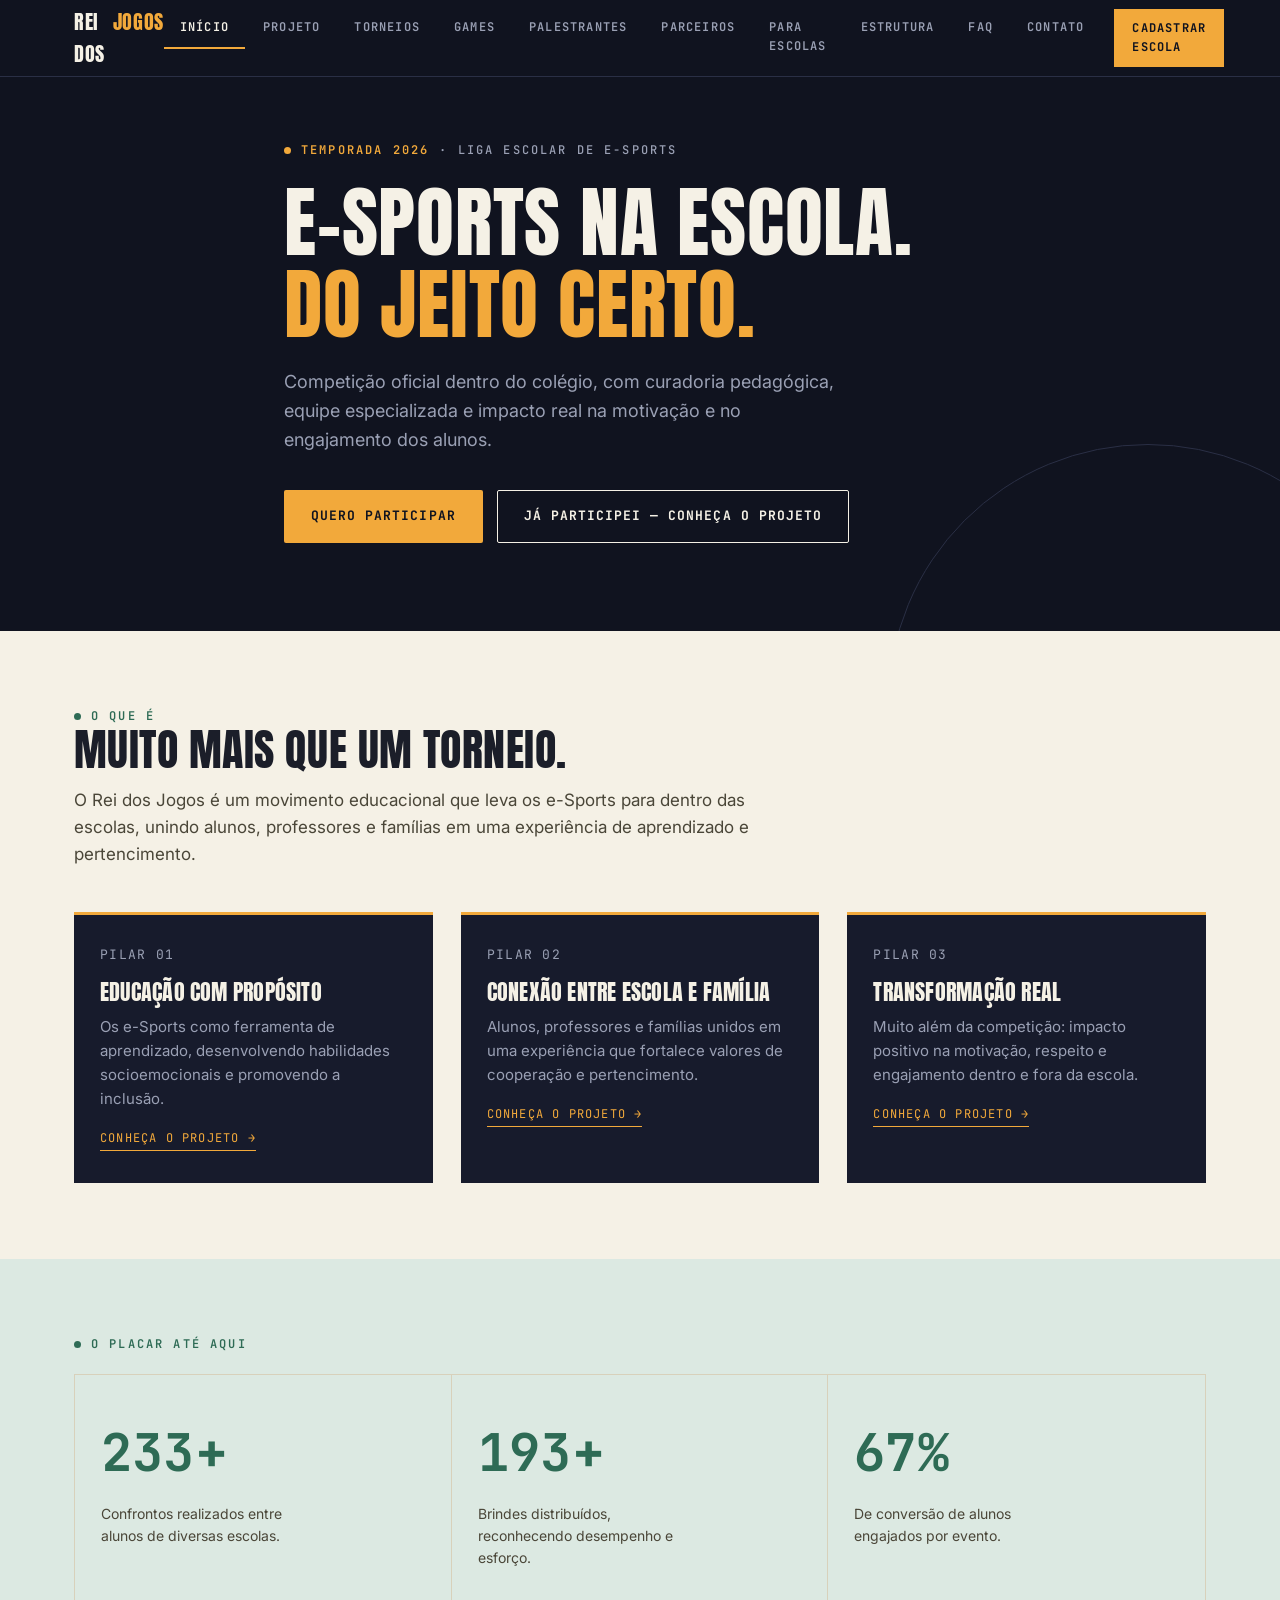
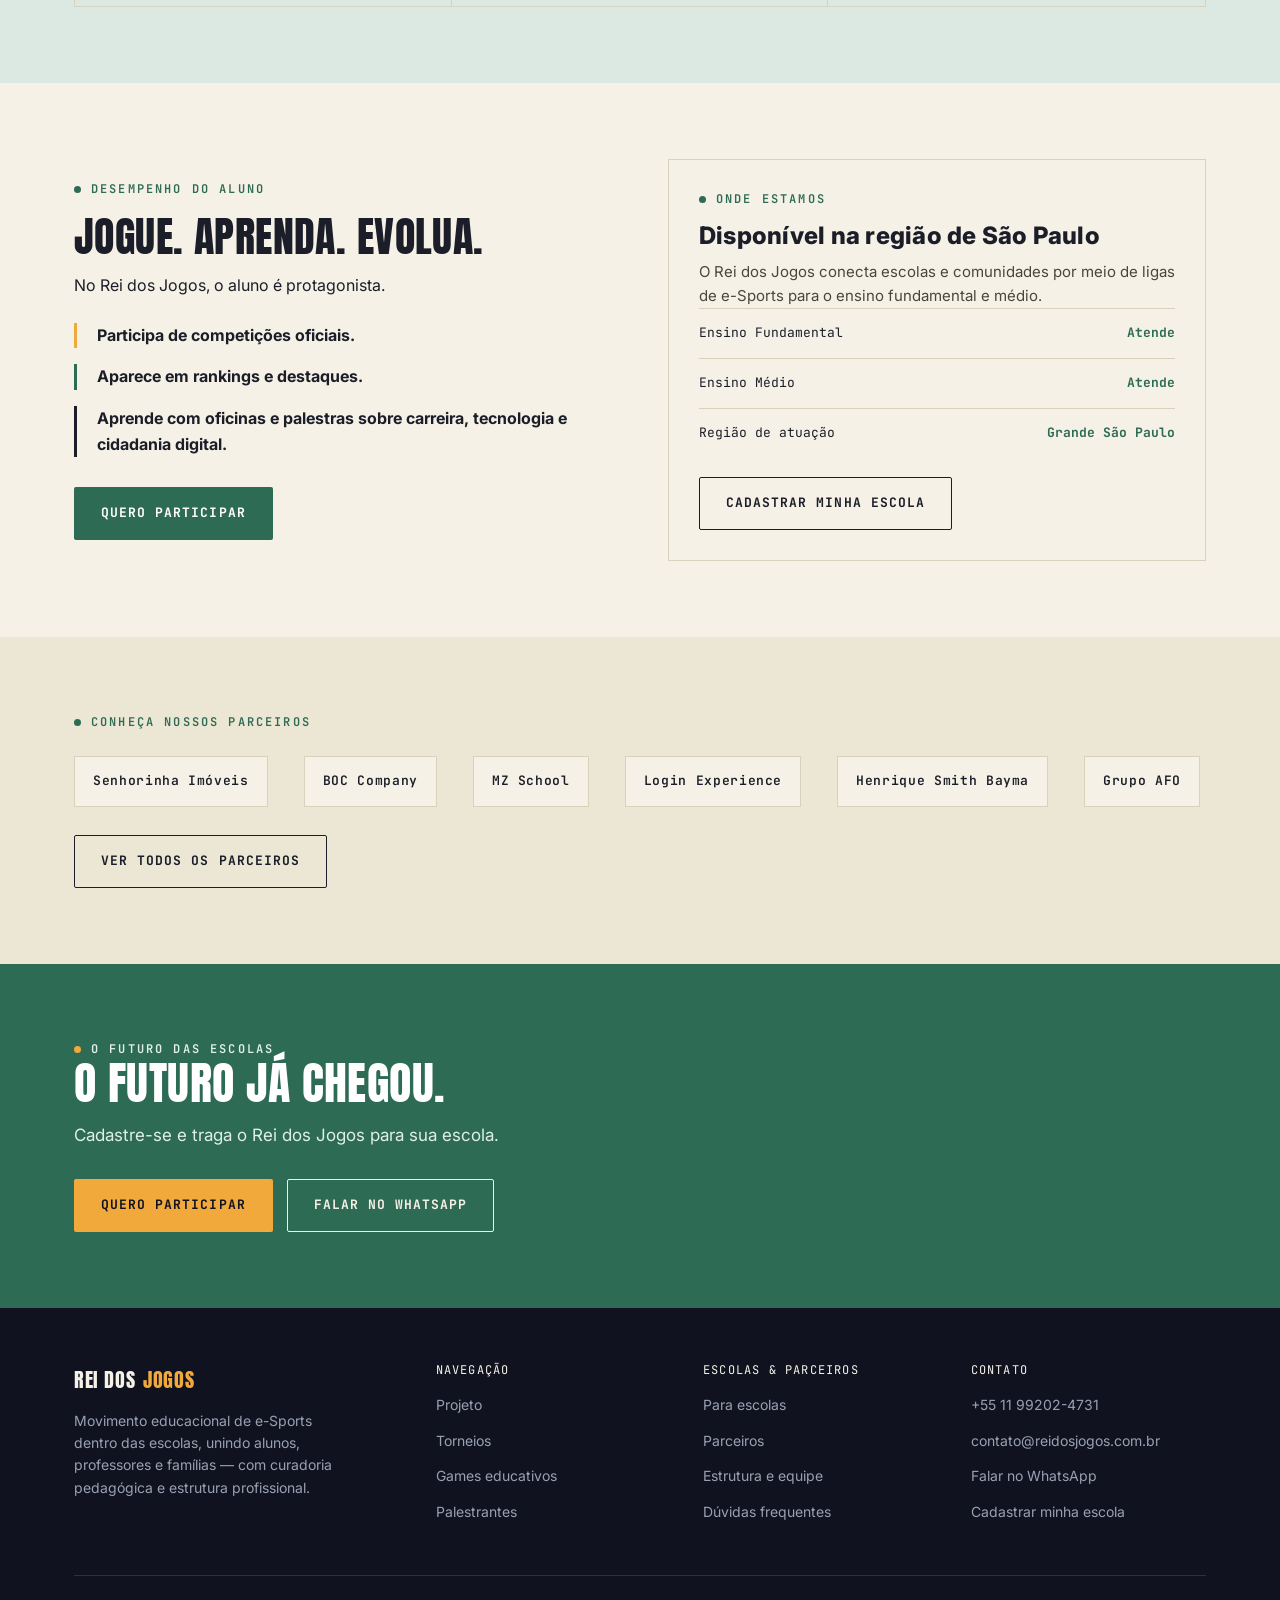
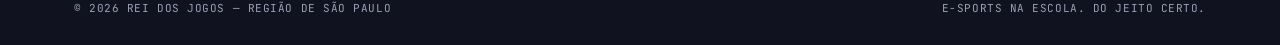
<file: index.html>
<!doctype html>
<html lang="pt-BR">
<head>
<meta charset="utf-8">
<meta name="viewport" content="width=device-width, initial-scale=1.0">
<title>Início · Rei dos Jogos</title>
<meta name="description" content="Rei dos Jogos leva o e-Sports oficial para dentro das escolas da região de São Paulo, com curadoria pedagógica e estrutura profissional.">
<link rel="stylesheet" href="css/style.css">
</head>
<body>
<header class="site-header">
  <div class="wrap">
    <a href="index.html" class="brand">REI DOS <span class="brand-mark">JOGOS</span></a>
    <nav class="main-nav" aria-label="Navegação principal">
      <ul>
            <li><a href="index.html">Início</a></li>
            <li><a href="projeto.html">Projeto</a></li>
            <li><a href="torneios.html">Torneios</a></li>
            <li><a href="games.html">Games</a></li>
            <li><a href="palestrantes.html">Palestrantes</a></li>
            <li><a href="parceiros.html">Parceiros</a></li>
            <li><a href="escolas.html">Para Escolas</a></li>
            <li><a href="estrutura-equipe.html">Estrutura</a></li>
            <li><a href="faq.html">FAQ</a></li>
            <li><a href="contato.html">Contato</a></li>
      </ul>
      <a class="header-cta" href="contato.html">Cadastrar Escola</a>
    </nav>
    <button class="nav-toggle" aria-label="Abrir menu" aria-expanded="false">
      <svg viewBox="0 0 24 24" fill="none" stroke="currentColor" stroke-width="2"><path d="M3 6h18M3 12h18M3 18h18"/></svg>
    </button>
  </div>
</header>

<main>
  <section class="hero">
    <div class="wrap hero-inner">
      <div class="scorebar">TEMPORADA 2026 <span class="dim">· LIGA ESCOLAR DE E-SPORTS</span></div>
      <h1>E-Sports na escola.<br><em>Do jeito certo.</em></h1>
      <p class="lede">Competição oficial dentro do colégio, com curadoria pedagógica, equipe especializada e impacto real na motivação e no engajamento dos alunos.</p>
      <div class="btn-row">
        <a class="btn btn-primary" href="contato.html">Quero participar</a>
        <a class="btn btn-outline-ink" href="projeto.html">Já participei — conheça o projeto</a>
      </div>
    </div>
  </section>

  <section>
    <div class="wrap">
      <div class="section-head">
        <div class="scorebar on-light">O QUE É</div>
        <h2>Muito mais que um torneio.</h2>
        <p class="lede">O Rei dos Jogos é um movimento educacional que leva os e-Sports para dentro das escolas, unindo alunos, professores e famílias em uma experiência de aprendizado e pertencimento.</p>
      </div>
      <div class="grid grid-3">
        <div class="pillar">
          <div class="num">PILAR 01</div>
          <h3>Educação com propósito</h3>
          <p>Os e-Sports como ferramenta de aprendizado, desenvolvendo habilidades socioemocionais e promovendo a inclusão.</p>
          <a class="more" href="projeto.html">Conheça o projeto →</a>
        </div>
        <div class="pillar">
          <div class="num">PILAR 02</div>
          <h3>Conexão entre escola e família</h3>
          <p>Alunos, professores e famílias unidos em uma experiência que fortalece valores de cooperação e pertencimento.</p>
          <a class="more" href="projeto.html">Conheça o projeto →</a>
        </div>
        <div class="pillar">
          <div class="num">PILAR 03</div>
          <h3>Transformação real</h3>
          <p>Muito além da competição: impacto positivo na motivação, respeito e engajamento dentro e fora da escola.</p>
          <a class="more" href="projeto.html">Conheça o projeto →</a>
        </div>
      </div>
    </div>
  </section>

  <section class="section-court">
    <div class="wrap">
      <div class="scorebar on-light">O PLACAR ATÉ AQUI</div>
      <div class="scoreboard" style="margin-top:20px;">
        <div class="cell">
          <div class="value"><span data-count-to="242">0</span><span>+</span></div>
          <div class="label">Confrontos realizados entre alunos de diversas escolas.</div>
        </div>
        <div class="cell">
          <div class="value"><span data-count-to="200">0</span><span>+</span></div>
          <div class="label">Brindes distribuídos, reconhecendo desempenho e esforço.</div>
        </div>
        <div class="cell">
          <div class="value"><span data-count-to="70">0</span><span>%</span></div>
          <div class="label">De conversão de alunos engajados por evento.</div>
        </div>
      </div>
    </div>
  </section>

  <section>
    <div class="wrap">
      <div class="grid grid-2" style="align-items:center; gap:56px;">
        <div>
          <div class="scorebar on-light">DESEMPENHO DO ALUNO</div>
          <h2 style="margin-top:16px; font-size:clamp(28px,3.6vw,42px);">Jogue. Aprenda. Evolua.</h2>
          <p class="lede" style="margin-top:14px;">No Rei dos Jogos, o aluno é protagonista.</p>
          <ul style="margin-top:24px; display:flex; flex-direction:column; gap:16px;">
            <li style="padding-left:20px; border-left:3px solid var(--ember); font-weight:700;">Participa de competições oficiais.</li>
            <li style="padding-left:20px; border-left:3px solid var(--court); font-weight:700;">Aparece em rankings e destaques.</li>
            <li style="padding-left:20px; border-left:3px solid var(--charcoal); font-weight:700;">Aprende com oficinas e palestras sobre carreira, tecnologia e cidadania digital.</li>
          </ul>
          <div class="btn-row" style="margin-top:30px;">
            <a class="btn btn-court" href="contato.html">Quero participar</a>
          </div>
        </div>
        <div class="region-card">
          <div class="scorebar on-light">ONDE ESTAMOS</div>
          <h3 style="margin-top:14px; font-size:24px; text-transform:none; font-family:var(--body); font-weight:800;">Disponível na região de São Paulo</h3>
          <p style="margin-top:12px; color:#4a4638; font-size:15px;">O Rei dos Jogos conecta escolas e comunidades por meio de ligas de e-Sports para o ensino fundamental e médio.</p>
          <div class="tier"><span>Ensino Fundamental</span><span>Atende</span></div>
          <div class="tier"><span>Ensino Médio</span><span>Atende</span></div>
          <div class="tier"><span>Região de atuação</span><span>Grande São Paulo</span></div>
          <div class="btn-row" style="margin-top:20px;">
            <a class="btn btn-outline-light" href="contato.html">Cadastrar minha escola</a>
          </div>
        </div>
      </div>
    </div>
  </section>

  <section class="section-alt">
    <div class="wrap">
      <div class="scorebar on-light">CONHEÇA NOSSOS PARCEIROS</div>
      <div class="logo-row" style="margin-top:24px;">
        <span class="logo-chip">Senhorinha Imóveis</span>
        <span class="logo-chip">BOC Company</span>
        <span class="logo-chip">MZ School</span>
        <span class="logo-chip">Login Experience</span>
        <span class="logo-chip">Henrique Smith Bayma</span>
        <span class="logo-chip">Grupo AFO</span>
      </div>
      <div class="btn-row" style="margin-top:28px;">
        <a class="btn btn-outline-light" href="parceiros.html">Ver todos os parceiros</a>
      </div>
    </div>
  </section>

  <section class="cta-band">
    <div class="wrap">
      <div class="scorebar" style="color:#dff0e8;">O FUTURO DAS ESCOLAS</div>
      <h2>O futuro já chegou.</h2>
      <p class="lede">Cadastre-se e traga o Rei dos Jogos para sua escola.</p>
      <div class="btn-row">
        <a class="btn btn-primary" href="contato.html">Quero participar</a>
        <a class="btn btn-outline-ink" href="https://wa.me/5511992024731">Falar no WhatsApp</a>
      </div>
    </div>
  </section>
</main>
<footer class="site-footer">
  <div class="wrap">
    <div class="footer-top">
      <div>
        <a href="index.html" class="brand">REI DOS <span class="brand-mark">JOGOS</span></a>
        <p>Movimento educacional de e-Sports dentro das escolas, unindo alunos, professores e famílias — com curadoria pedagógica e estrutura profissional.</p>
      </div>
      <div>
        <h4>Navegação</h4>
        <ul class="footer-nav">
          <li><a href="projeto.html">Projeto</a></li>
          <li><a href="torneios.html">Torneios</a></li>
          <li><a href="games.html">Games educativos</a></li>
          <li><a href="palestrantes.html">Palestrantes</a></li>
        </ul>
      </div>
      <div>
        <h4>Escolas &amp; Parceiros</h4>
        <ul class="footer-nav">
          <li><a href="escolas.html">Para escolas</a></li>
          <li><a href="parceiros.html">Parceiros</a></li>
          <li><a href="estrutura-equipe.html">Estrutura e equipe</a></li>
          <li><a href="faq.html">Dúvidas frequentes</a></li>
        </ul>
      </div>
      <div>
        <h4>Contato</h4>
        <ul class="footer-nav">
          <li><a href="tel:+5511992024731">+55 11 99202-4731</a></li>
          <li><a href="mailto:contato@reidosjogos.com.br">contato@reidosjogos.com.br</a></li>
          <li><a href="https://wa.me/5511992024731">Falar no WhatsApp</a></li>
          <li><a href="contato.html">Cadastrar minha escola</a></li>
        </ul>
      </div>
    </div>
    <div class="footer-bottom">
      <span>© 2026 Rei dos Jogos — Região de São Paulo</span>
      <span>E-Sports na escola. Do jeito certo.</span>
    </div>
  </div>
</footer>
<script src="js/main.js"></script>
</body>
</html>
</file>
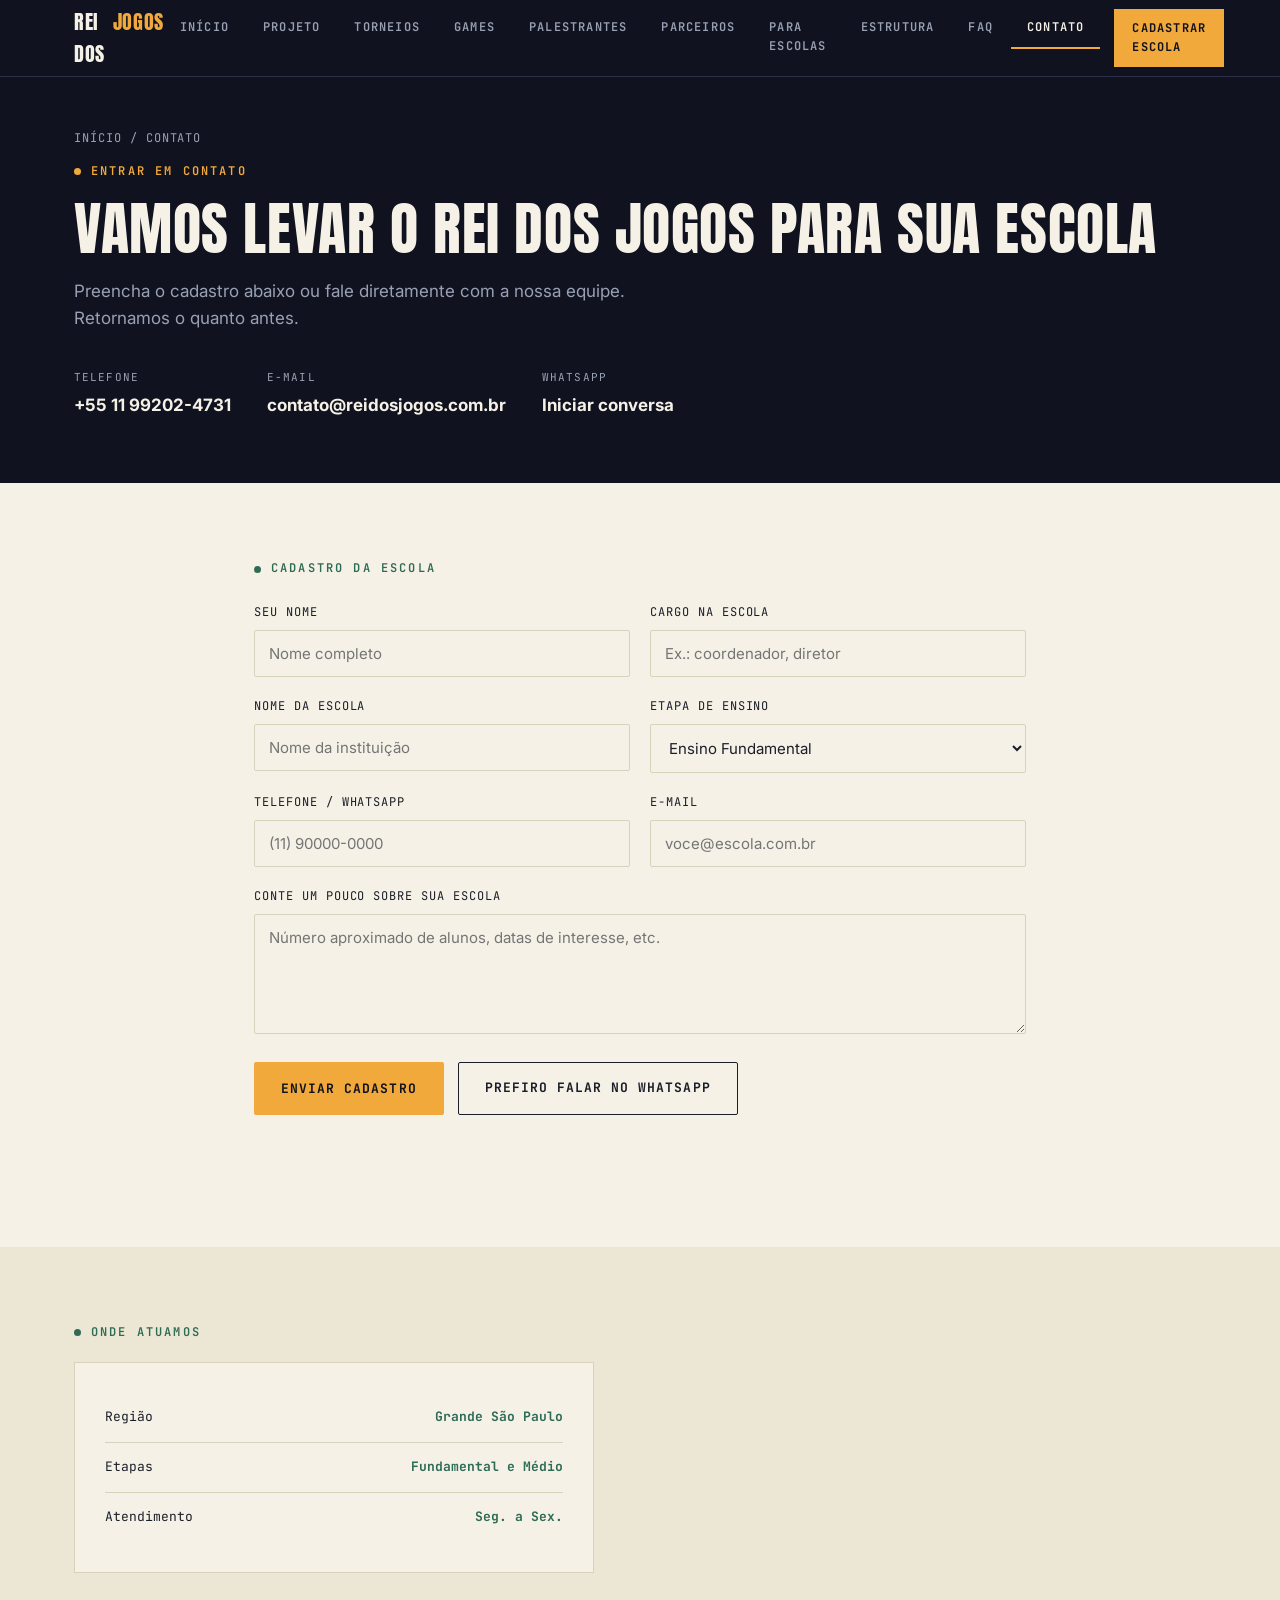
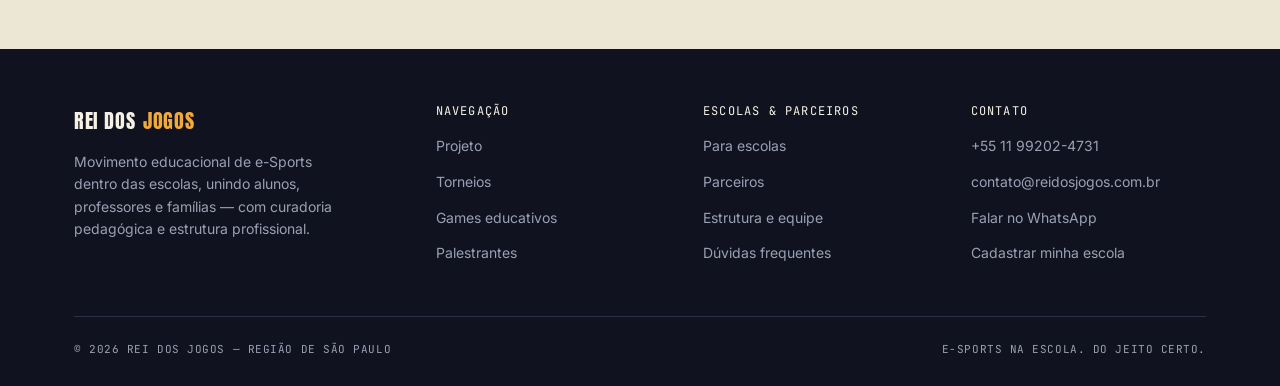
<file: contato.html>
<!doctype html>
<html lang="pt-BR">
<head>
<meta charset="utf-8">
<meta name="viewport" content="width=device-width, initial-scale=1.0">
<title>Contato · Rei dos Jogos</title>
<meta name="description" content="Cadastre sua escola no Rei dos Jogos ou fale diretamente com a equipe por telefone, e-mail ou WhatsApp.">
<link rel="stylesheet" href="css/style.css">
</head>
<body>
<header class="site-header">
  <div class="wrap">
    <a href="index.html" class="brand">REI DOS <span class="brand-mark">JOGOS</span></a>
    <nav class="main-nav" aria-label="Navegação principal">
      <ul>
            <li><a href="index.html">Início</a></li>
            <li><a href="projeto.html">Projeto</a></li>
            <li><a href="torneios.html">Torneios</a></li>
            <li><a href="games.html">Games</a></li>
            <li><a href="palestrantes.html">Palestrantes</a></li>
            <li><a href="parceiros.html">Parceiros</a></li>
            <li><a href="escolas.html">Para Escolas</a></li>
            <li><a href="estrutura-equipe.html">Estrutura</a></li>
            <li><a href="faq.html">FAQ</a></li>
            <li><a href="contato.html">Contato</a></li>
      </ul>
      <a class="header-cta" href="contato.html">Cadastrar Escola</a>
    </nav>
    <button class="nav-toggle" aria-label="Abrir menu" aria-expanded="false">
      <svg viewBox="0 0 24 24" fill="none" stroke="currentColor" stroke-width="2"><path d="M3 6h18M3 12h18M3 18h18"/></svg>
    </button>
  </div>
</header>

<main>
  <section class="page-hero">
    <div class="wrap">
      <div class="crumb" style="margin-bottom:14px;"><a href="index.html">Início</a> / Contato</div>
      <div class="scorebar">ENTRAR EM CONTATO</div>
      <h1>Vamos levar o Rei dos Jogos para sua escola</h1>
      <p class="lede">Preencha o cadastro abaixo ou fale diretamente com a nossa equipe. Retornamos o quanto antes.</p>
      <div class="contact-strip">
        <div class="item"><span class="k">Telefone</span><span class="v"><a href="tel:+5511992024731">+55 11 99202-4731</a></span></div>
        <div class="item"><span class="k">E-mail</span><span class="v"><a href="mailto:contato@reidosjogos.com.br">contato@reidosjogos.com.br</a></span></div>
        <div class="item"><span class="k">WhatsApp</span><span class="v"><a href="https://wa.me/5511992024731">Iniciar conversa</a></span></div>
      </div>
    </div>
  </section>

  <section>
    <div class="wrap" style="max-width:820px;">
      <div class="scorebar on-light">CADASTRO DA ESCOLA</div>
      <form class="section-tight" style="padding-top:24px;" action="mailto:contato@reidosjogos.com.br" method="post" enctype="text/plain">
        <div class="form-grid">
          <div class="field">
            <label for="nome">Seu nome</label>
            <input id="nome" name="nome" type="text" placeholder="Nome completo" required>
          </div>
          <div class="field">
            <label for="cargo">Cargo na escola</label>
            <input id="cargo" name="cargo" type="text" placeholder="Ex.: coordenador, diretor">
          </div>
          <div class="field">
            <label for="escola">Nome da escola</label>
            <input id="escola" name="escola" type="text" placeholder="Nome da instituição" required>
          </div>
          <div class="field">
            <label for="etapa">Etapa de ensino</label>
            <select id="etapa" name="etapa">
              <option>Ensino Fundamental</option>
              <option>Ensino Médio</option>
              <option>Ambos</option>
            </select>
          </div>
          <div class="field">
            <label for="telefone">Telefone / WhatsApp</label>
            <input id="telefone" name="telefone" type="tel" placeholder="(11) 90000-0000" required>
          </div>
          <div class="field">
            <label for="email">E-mail</label>
            <input id="email" name="email" type="email" placeholder="voce@escola.com.br" required>
          </div>
          <div class="field full">
            <label for="mensagem">Conte um pouco sobre sua escola</label>
            <textarea id="mensagem" name="mensagem" placeholder="Número aproximado de alunos, datas de interesse, etc."></textarea>
          </div>
        </div>
        <div class="btn-row" style="margin-top:28px;">
          <button type="submit" class="btn btn-primary">Enviar cadastro</button>
          <a class="btn btn-outline-light" href="https://wa.me/5511992024731">Prefiro falar no WhatsApp</a>
        </div>
      </form>
    </div>
  </section>

  <section class="section-alt">
    <div class="wrap">
      <div class="scorebar on-light">ONDE ATUAMOS</div>
      <div class="region-card" style="max-width:520px; margin-top:20px;">
        <div class="tier"><span>Região</span><span>Grande São Paulo</span></div>
        <div class="tier"><span>Etapas</span><span>Fundamental e Médio</span></div>
        <div class="tier"><span>Atendimento</span><span>Seg. a Sex.</span></div>
      </div>
    </div>
  </section>
</main>
<footer class="site-footer">
  <div class="wrap">
    <div class="footer-top">
      <div>
        <a href="index.html" class="brand">REI DOS <span class="brand-mark">JOGOS</span></a>
        <p>Movimento educacional de e-Sports dentro das escolas, unindo alunos, professores e famílias — com curadoria pedagógica e estrutura profissional.</p>
      </div>
      <div>
        <h4>Navegação</h4>
        <ul class="footer-nav">
          <li><a href="projeto.html">Projeto</a></li>
          <li><a href="torneios.html">Torneios</a></li>
          <li><a href="games.html">Games educativos</a></li>
          <li><a href="palestrantes.html">Palestrantes</a></li>
        </ul>
      </div>
      <div>
        <h4>Escolas &amp; Parceiros</h4>
        <ul class="footer-nav">
          <li><a href="escolas.html">Para escolas</a></li>
          <li><a href="parceiros.html">Parceiros</a></li>
          <li><a href="estrutura-equipe.html">Estrutura e equipe</a></li>
          <li><a href="faq.html">Dúvidas frequentes</a></li>
        </ul>
      </div>
      <div>
        <h4>Contato</h4>
        <ul class="footer-nav">
          <li><a href="tel:+5511992024731">+55 11 99202-4731</a></li>
          <li><a href="mailto:contato@reidosjogos.com.br">contato@reidosjogos.com.br</a></li>
          <li><a href="https://wa.me/5511992024731">Falar no WhatsApp</a></li>
          <li><a href="contato.html">Cadastrar minha escola</a></li>
        </ul>
      </div>
    </div>
    <div class="footer-bottom">
      <span>© 2026 Rei dos Jogos — Região de São Paulo</span>
      <span>E-Sports na escola. Do jeito certo.</span>
    </div>
  </div>
</footer>
<script src="js/main.js"></script>
</body>
</html>
</file>
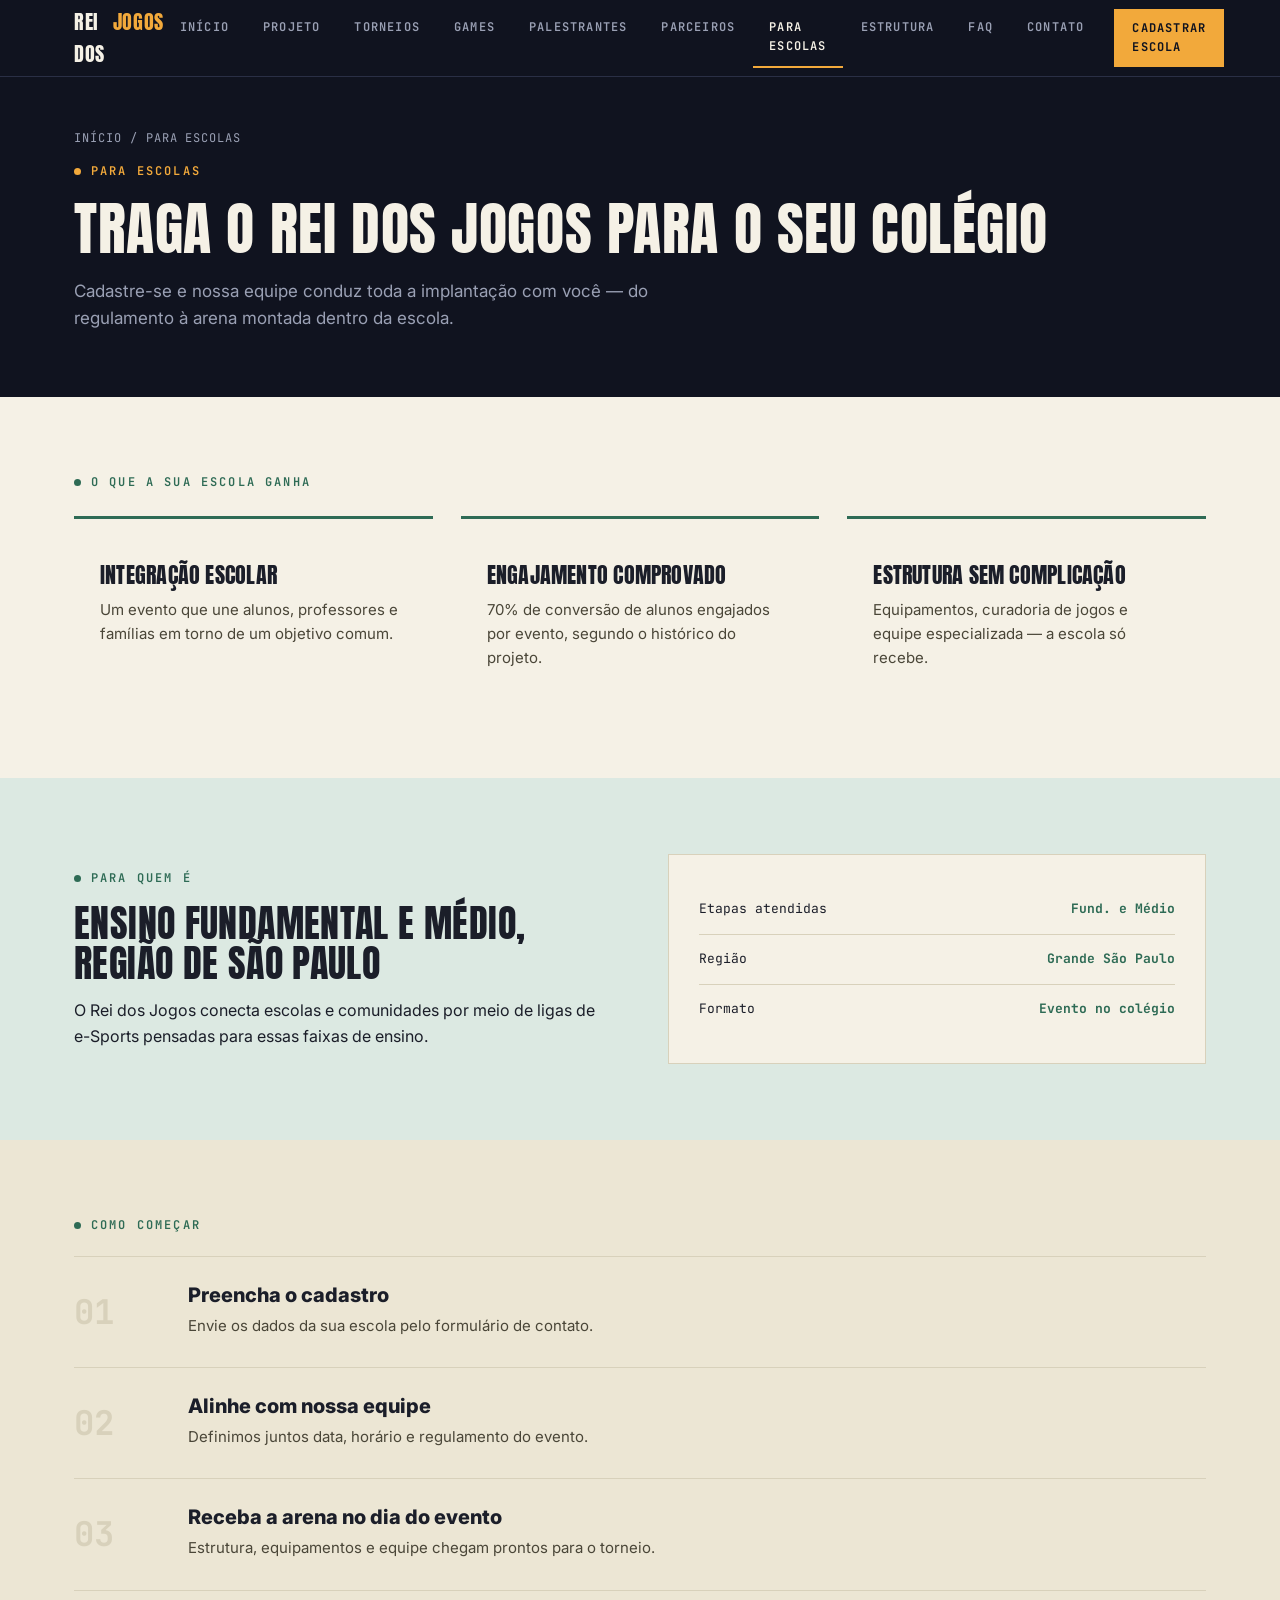
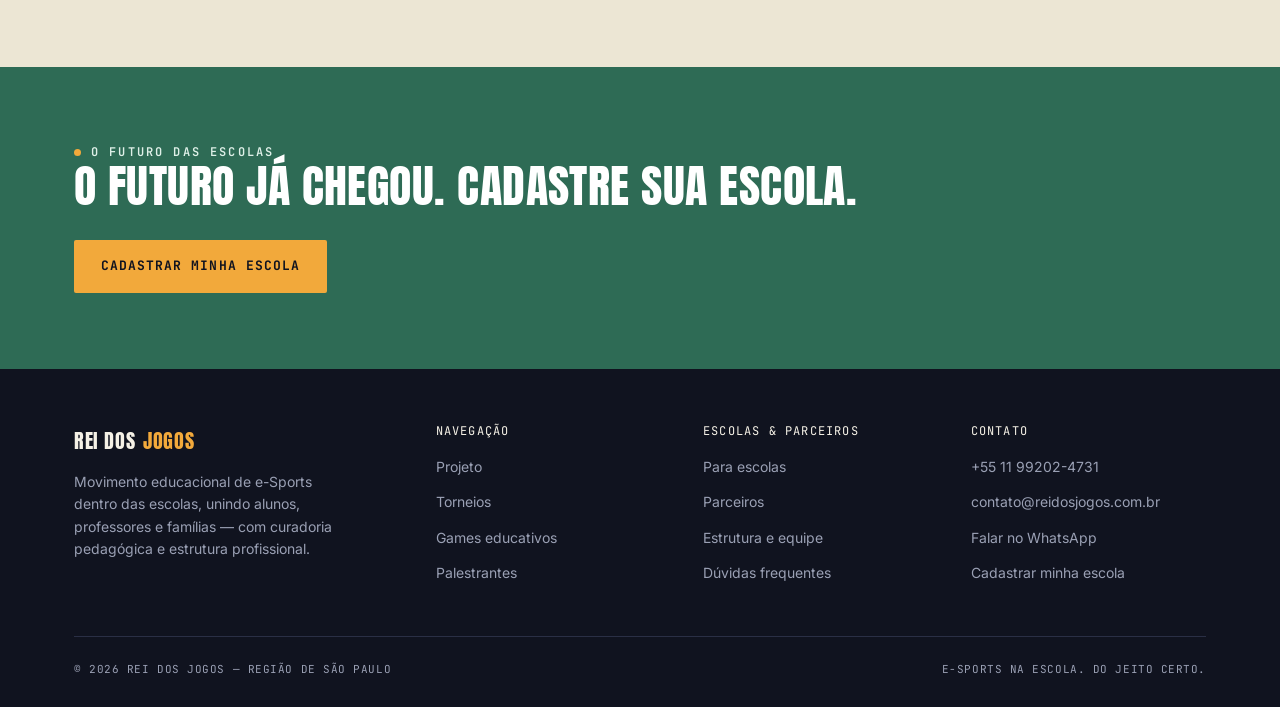
<file: escolas.html>
<!doctype html>
<html lang="pt-BR">
<head>
<meta charset="utf-8">
<meta name="viewport" content="width=device-width, initial-scale=1.0">
<title>Para Escolas · Rei dos Jogos</title>
<meta name="description" content="Veja como cadastrar sua escola no Rei dos Jogos e o que sua instituição ganha ao receber a liga de e-Sports.">
<link rel="stylesheet" href="css/style.css">
</head>
<body>
<header class="site-header">
  <div class="wrap">
    <a href="index.html" class="brand">REI DOS <span class="brand-mark">JOGOS</span></a>
    <nav class="main-nav" aria-label="Navegação principal">
      <ul>
            <li><a href="index.html">Início</a></li>
            <li><a href="projeto.html">Projeto</a></li>
            <li><a href="torneios.html">Torneios</a></li>
            <li><a href="games.html">Games</a></li>
            <li><a href="palestrantes.html">Palestrantes</a></li>
            <li><a href="parceiros.html">Parceiros</a></li>
            <li><a href="escolas.html">Para Escolas</a></li>
            <li><a href="estrutura-equipe.html">Estrutura</a></li>
            <li><a href="faq.html">FAQ</a></li>
            <li><a href="contato.html">Contato</a></li>
      </ul>
      <a class="header-cta" href="contato.html">Cadastrar Escola</a>
    </nav>
    <button class="nav-toggle" aria-label="Abrir menu" aria-expanded="false">
      <svg viewBox="0 0 24 24" fill="none" stroke="currentColor" stroke-width="2"><path d="M3 6h18M3 12h18M3 18h18"/></svg>
    </button>
  </div>
</header>

<main>
  <section class="page-hero">
    <div class="wrap">
      <div class="crumb" style="margin-bottom:14px;"><a href="index.html">Início</a> / Para Escolas</div>
      <div class="scorebar">PARA ESCOLAS</div>
      <h1>Traga o Rei dos Jogos para o seu colégio</h1>
      <p class="lede">Cadastre-se e nossa equipe conduz toda a implantação com você — do regulamento à arena montada dentro da escola.</p>
    </div>
  </section>

  <section>
    <div class="wrap">
      <div class="scorebar on-light">O QUE A SUA ESCOLA GANHA</div>
      <div class="grid grid-3" style="margin-top:24px;">
        <div class="pillar" style="background:var(--paper); border-top-color:var(--court);">
          <h3 style="color:var(--charcoal);">Integração escolar</h3>
          <p style="color:#4a4638;">Um evento que une alunos, professores e famílias em torno de um objetivo comum.</p>
        </div>
        <div class="pillar" style="background:var(--paper); border-top-color:var(--court);">
          <h3 style="color:var(--charcoal);">Engajamento comprovado</h3>
          <p style="color:#4a4638;">70% de conversão de alunos engajados por evento, segundo o histórico do projeto.</p>
        </div>
        <div class="pillar" style="background:var(--paper); border-top-color:var(--court);">
          <h3 style="color:var(--charcoal);">Estrutura sem complicação</h3>
          <p style="color:#4a4638;">Equipamentos, curadoria de jogos e equipe especializada — a escola só recebe.</p>
        </div>
      </div>
    </div>
  </section>

  <section class="section-court">
    <div class="wrap">
      <div class="grid grid-2" style="align-items:center; gap:56px;">
        <div>
          <div class="scorebar on-light">PARA QUEM É</div>
          <h2 style="margin-top:16px; font-size:clamp(26px,3.4vw,38px);">Ensino Fundamental e Médio, região de São Paulo</h2>
          <p class="lede" style="margin-top:14px;">O Rei dos Jogos conecta escolas e comunidades por meio de ligas de e-Sports pensadas para essas faixas de ensino.</p>
        </div>
        <div class="region-card">
          <div class="tier"><span>Etapas atendidas</span><span>Fund. e Médio</span></div>
          <div class="tier"><span>Região</span><span>Grande São Paulo</span></div>
          <div class="tier"><span>Formato</span><span>Evento no colégio</span></div>
        </div>
      </div>
    </div>
  </section>

  <section class="section-alt">
    <div class="wrap">
      <div class="scorebar on-light">COMO COMEÇAR</div>
      <div class="process" style="margin-top:20px;">
        <div class="process-item">
          <div class="step-num">01</div>
          <div><h3>Preencha o cadastro</h3><p>Envie os dados da sua escola pelo formulário de contato.</p></div>
        </div>
        <div class="process-item">
          <div class="step-num">02</div>
          <div><h3>Alinhe com nossa equipe</h3><p>Definimos juntos data, horário e regulamento do evento.</p></div>
        </div>
        <div class="process-item">
          <div class="step-num">03</div>
          <div><h3>Receba a arena no dia do evento</h3><p>Estrutura, equipamentos e equipe chegam prontos para o torneio.</p></div>
        </div>
      </div>
    </div>
  </section>

  <section class="cta-band">
    <div class="wrap">
      <div class="scorebar" style="color:#dff0e8;">O FUTURO DAS ESCOLAS</div>
      <h2>O futuro já chegou. Cadastre sua escola.</h2>
      <div class="btn-row"><a class="btn btn-primary" href="contato.html">Cadastrar minha escola</a></div>
    </div>
  </section>
</main>
<footer class="site-footer">
  <div class="wrap">
    <div class="footer-top">
      <div>
        <a href="index.html" class="brand">REI DOS <span class="brand-mark">JOGOS</span></a>
        <p>Movimento educacional de e-Sports dentro das escolas, unindo alunos, professores e famílias — com curadoria pedagógica e estrutura profissional.</p>
      </div>
      <div>
        <h4>Navegação</h4>
        <ul class="footer-nav">
          <li><a href="projeto.html">Projeto</a></li>
          <li><a href="torneios.html">Torneios</a></li>
          <li><a href="games.html">Games educativos</a></li>
          <li><a href="palestrantes.html">Palestrantes</a></li>
        </ul>
      </div>
      <div>
        <h4>Escolas &amp; Parceiros</h4>
        <ul class="footer-nav">
          <li><a href="escolas.html">Para escolas</a></li>
          <li><a href="parceiros.html">Parceiros</a></li>
          <li><a href="estrutura-equipe.html">Estrutura e equipe</a></li>
          <li><a href="faq.html">Dúvidas frequentes</a></li>
        </ul>
      </div>
      <div>
        <h4>Contato</h4>
        <ul class="footer-nav">
          <li><a href="tel:+5511992024731">+55 11 99202-4731</a></li>
          <li><a href="mailto:contato@reidosjogos.com.br">contato@reidosjogos.com.br</a></li>
          <li><a href="https://wa.me/5511992024731">Falar no WhatsApp</a></li>
          <li><a href="contato.html">Cadastrar minha escola</a></li>
        </ul>
      </div>
    </div>
    <div class="footer-bottom">
      <span>© 2026 Rei dos Jogos — Região de São Paulo</span>
      <span>E-Sports na escola. Do jeito certo.</span>
    </div>
  </div>
</footer>
<script src="js/main.js"></script>
</body>
</html>
</file>
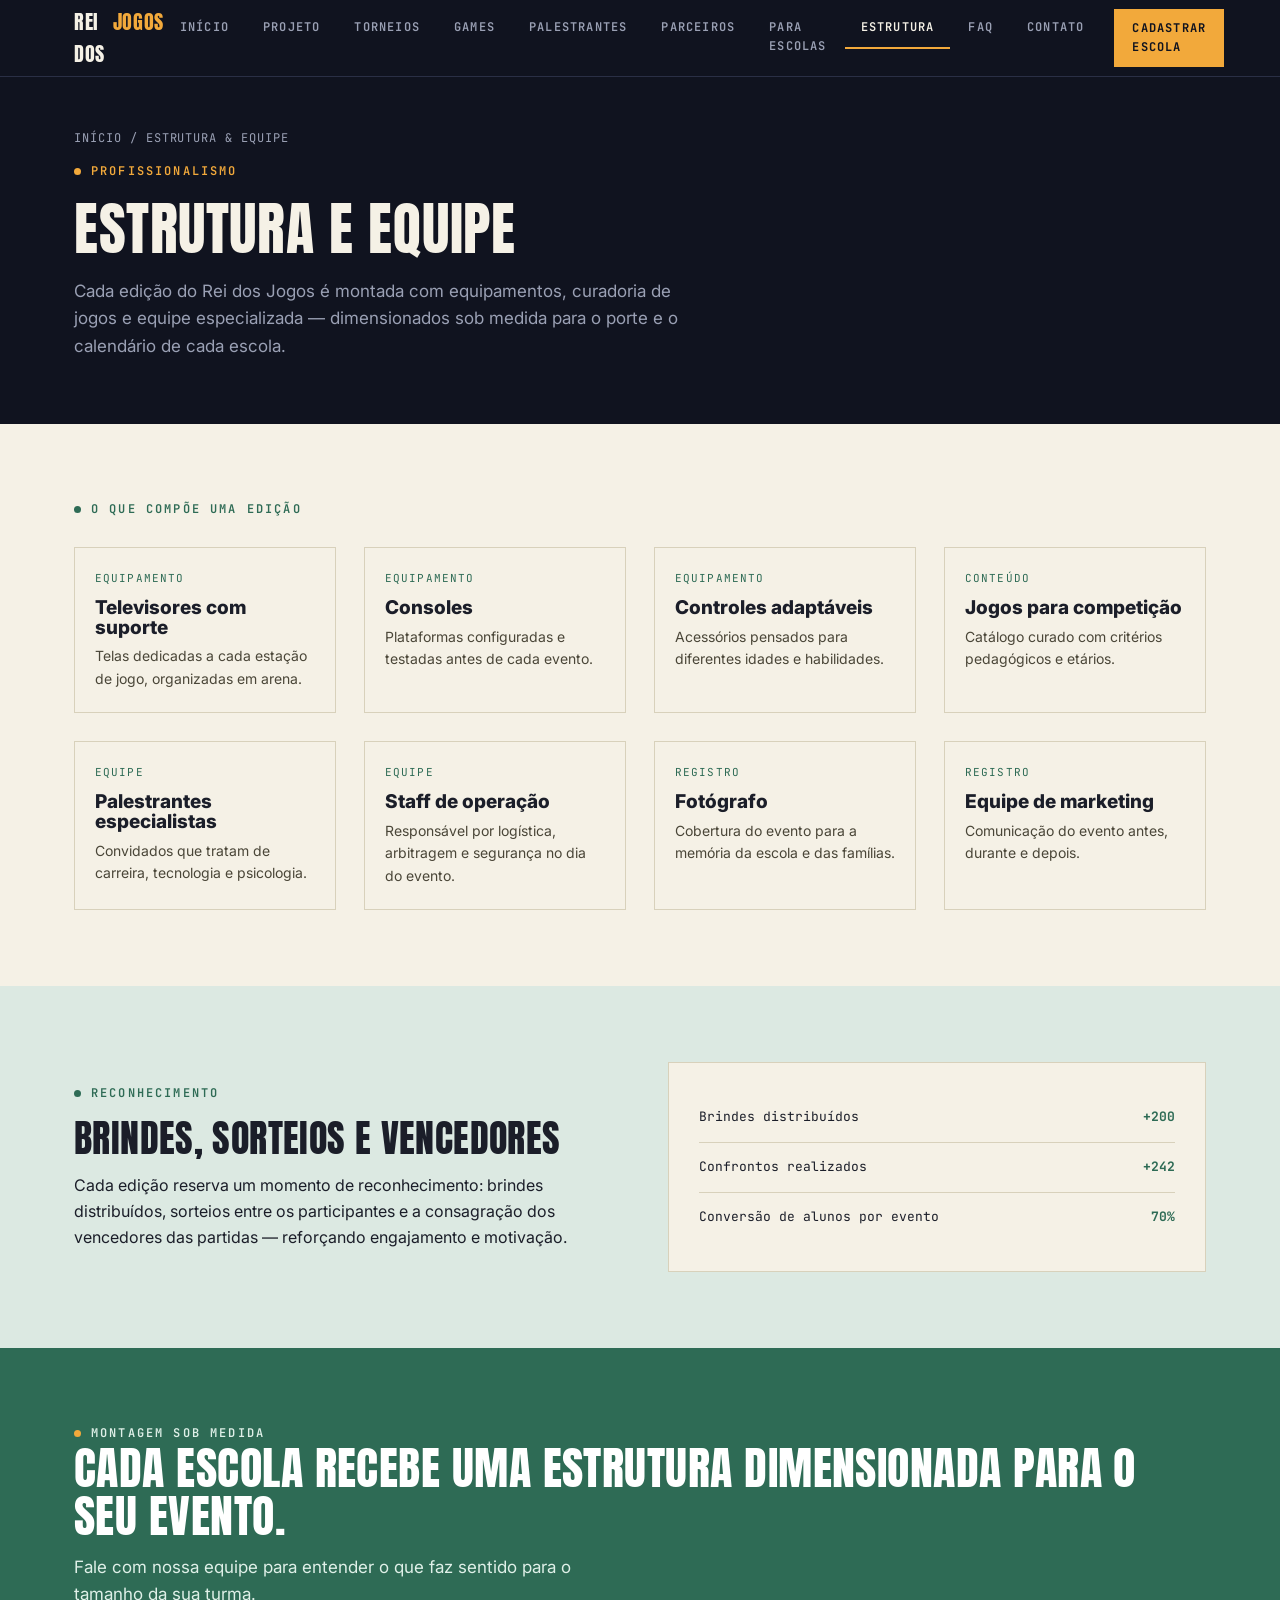
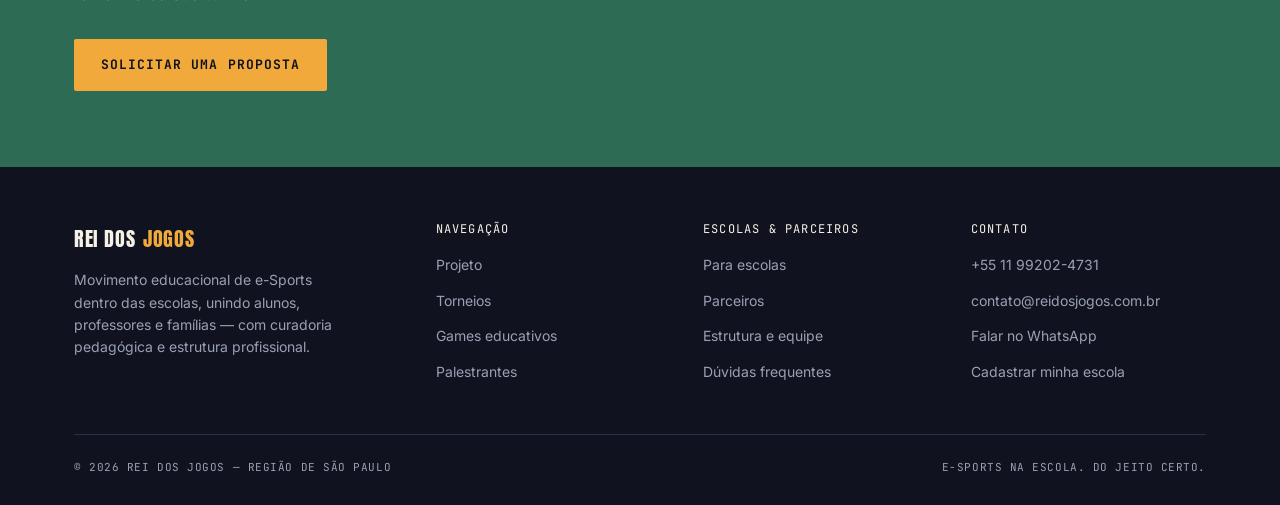
<file: estrutura-equipe.html>
<!doctype html>
<html lang="pt-BR">
<head>
<meta charset="utf-8">
<meta name="viewport" content="width=device-width, initial-scale=1.0">
<title>Estrutura & Equipe · Rei dos Jogos</title>
<meta name="description" content="Conheça a estrutura, os equipamentos e a equipe especializada que compõem cada edição do Rei dos Jogos.">
<link rel="stylesheet" href="css/style.css">
</head>
<body>
<header class="site-header">
  <div class="wrap">
    <a href="index.html" class="brand">REI DOS <span class="brand-mark">JOGOS</span></a>
    <nav class="main-nav" aria-label="Navegação principal">
      <ul>
            <li><a href="index.html">Início</a></li>
            <li><a href="projeto.html">Projeto</a></li>
            <li><a href="torneios.html">Torneios</a></li>
            <li><a href="games.html">Games</a></li>
            <li><a href="palestrantes.html">Palestrantes</a></li>
            <li><a href="parceiros.html">Parceiros</a></li>
            <li><a href="escolas.html">Para Escolas</a></li>
            <li><a href="estrutura-equipe.html">Estrutura</a></li>
            <li><a href="faq.html">FAQ</a></li>
            <li><a href="contato.html">Contato</a></li>
      </ul>
      <a class="header-cta" href="contato.html">Cadastrar Escola</a>
    </nav>
    <button class="nav-toggle" aria-label="Abrir menu" aria-expanded="false">
      <svg viewBox="0 0 24 24" fill="none" stroke="currentColor" stroke-width="2"><path d="M3 6h18M3 12h18M3 18h18"/></svg>
    </button>
  </div>
</header>

<main>
  <section class="page-hero">
    <div class="wrap">
      <div class="crumb" style="margin-bottom:14px;"><a href="index.html">Início</a> / Estrutura &amp; Equipe</div>
      <div class="scorebar">PROFISSIONALISMO</div>
      <h1>Estrutura e equipe</h1>
      <p class="lede">Cada edição do Rei dos Jogos é montada com equipamentos, curadoria de jogos e equipe especializada — dimensionados sob medida para o porte e o calendário de cada escola.</p>
    </div>
  </section>

  <section>
    <div class="wrap">
      <div class="scorebar on-light">O QUE COMPÕE UMA EDIÇÃO</div>
      <div class="grid grid-4" style="margin-top:28px;">
        <div class="game-tile"><div class="tag">Equipamento</div><h3>Televisores com suporte</h3><p>Telas dedicadas a cada estação de jogo, organizadas em arena.</p></div>
        <div class="game-tile"><div class="tag">Equipamento</div><h3>Consoles</h3><p>Plataformas configuradas e testadas antes de cada evento.</p></div>
        <div class="game-tile"><div class="tag">Equipamento</div><h3>Controles adaptáveis</h3><p>Acessórios pensados para diferentes idades e habilidades.</p></div>
        <div class="game-tile"><div class="tag">Conteúdo</div><h3>Jogos para competição</h3><p>Catálogo curado com critérios pedagógicos e etários.</p></div>
        <div class="game-tile"><div class="tag">Equipe</div><h3>Palestrantes especialistas</h3><p>Convidados que tratam de carreira, tecnologia e psicologia.</p></div>
        <div class="game-tile"><div class="tag">Equipe</div><h3>Staff de operação</h3><p>Responsável por logística, arbitragem e segurança no dia do evento.</p></div>
        <div class="game-tile"><div class="tag">Registro</div><h3>Fotógrafo</h3><p>Cobertura do evento para a memória da escola e das famílias.</p></div>
        <div class="game-tile"><div class="tag">Registro</div><h3>Equipe de marketing</h3><p>Comunicação do evento antes, durante e depois.</p></div>
      </div>
    </div>
  </section>

  <section class="section-court">
    <div class="wrap">
      <div class="grid grid-2" style="align-items:center; gap:56px;">
        <div>
          <div class="scorebar on-light">RECONHECIMENTO</div>
          <h2 style="margin-top:16px; font-size:clamp(26px,3.4vw,38px);">Brindes, sorteios e vencedores</h2>
          <p class="lede" style="margin-top:14px;">Cada edição reserva um momento de reconhecimento: brindes distribuídos, sorteios entre os participantes e a consagração dos vencedores das partidas — reforçando engajamento e motivação.</p>
        </div>
        <div class="region-card">
          <div class="tier"><span>Brindes distribuídos</span><span>+200</span></div>
          <div class="tier"><span>Confrontos realizados</span><span>+242</span></div>
          <div class="tier"><span>Conversão de alunos por evento</span><span>70%</span></div>
        </div>
      </div>
    </div>
  </section>

  <section class="cta-band">
    <div class="wrap">
      <div class="scorebar" style="color:#dff0e8;">MONTAGEM SOB MEDIDA</div>
      <h2>Cada escola recebe uma estrutura dimensionada para o seu evento.</h2>
      <p class="lede">Fale com nossa equipe para entender o que faz sentido para o tamanho da sua turma.</p>
      <div class="btn-row"><a class="btn btn-primary" href="contato.html">Solicitar uma proposta</a></div>
    </div>
  </section>
</main>
<footer class="site-footer">
  <div class="wrap">
    <div class="footer-top">
      <div>
        <a href="index.html" class="brand">REI DOS <span class="brand-mark">JOGOS</span></a>
        <p>Movimento educacional de e-Sports dentro das escolas, unindo alunos, professores e famílias — com curadoria pedagógica e estrutura profissional.</p>
      </div>
      <div>
        <h4>Navegação</h4>
        <ul class="footer-nav">
          <li><a href="projeto.html">Projeto</a></li>
          <li><a href="torneios.html">Torneios</a></li>
          <li><a href="games.html">Games educativos</a></li>
          <li><a href="palestrantes.html">Palestrantes</a></li>
        </ul>
      </div>
      <div>
        <h4>Escolas &amp; Parceiros</h4>
        <ul class="footer-nav">
          <li><a href="escolas.html">Para escolas</a></li>
          <li><a href="parceiros.html">Parceiros</a></li>
          <li><a href="estrutura-equipe.html">Estrutura e equipe</a></li>
          <li><a href="faq.html">Dúvidas frequentes</a></li>
        </ul>
      </div>
      <div>
        <h4>Contato</h4>
        <ul class="footer-nav">
          <li><a href="tel:+5511992024731">+55 11 99202-4731</a></li>
          <li><a href="mailto:contato@reidosjogos.com.br">contato@reidosjogos.com.br</a></li>
          <li><a href="https://wa.me/5511992024731">Falar no WhatsApp</a></li>
          <li><a href="contato.html">Cadastrar minha escola</a></li>
        </ul>
      </div>
    </div>
    <div class="footer-bottom">
      <span>© 2026 Rei dos Jogos — Região de São Paulo</span>
      <span>E-Sports na escola. Do jeito certo.</span>
    </div>
  </div>
</footer>
<script src="js/main.js"></script>
</body>
</html>
</file>
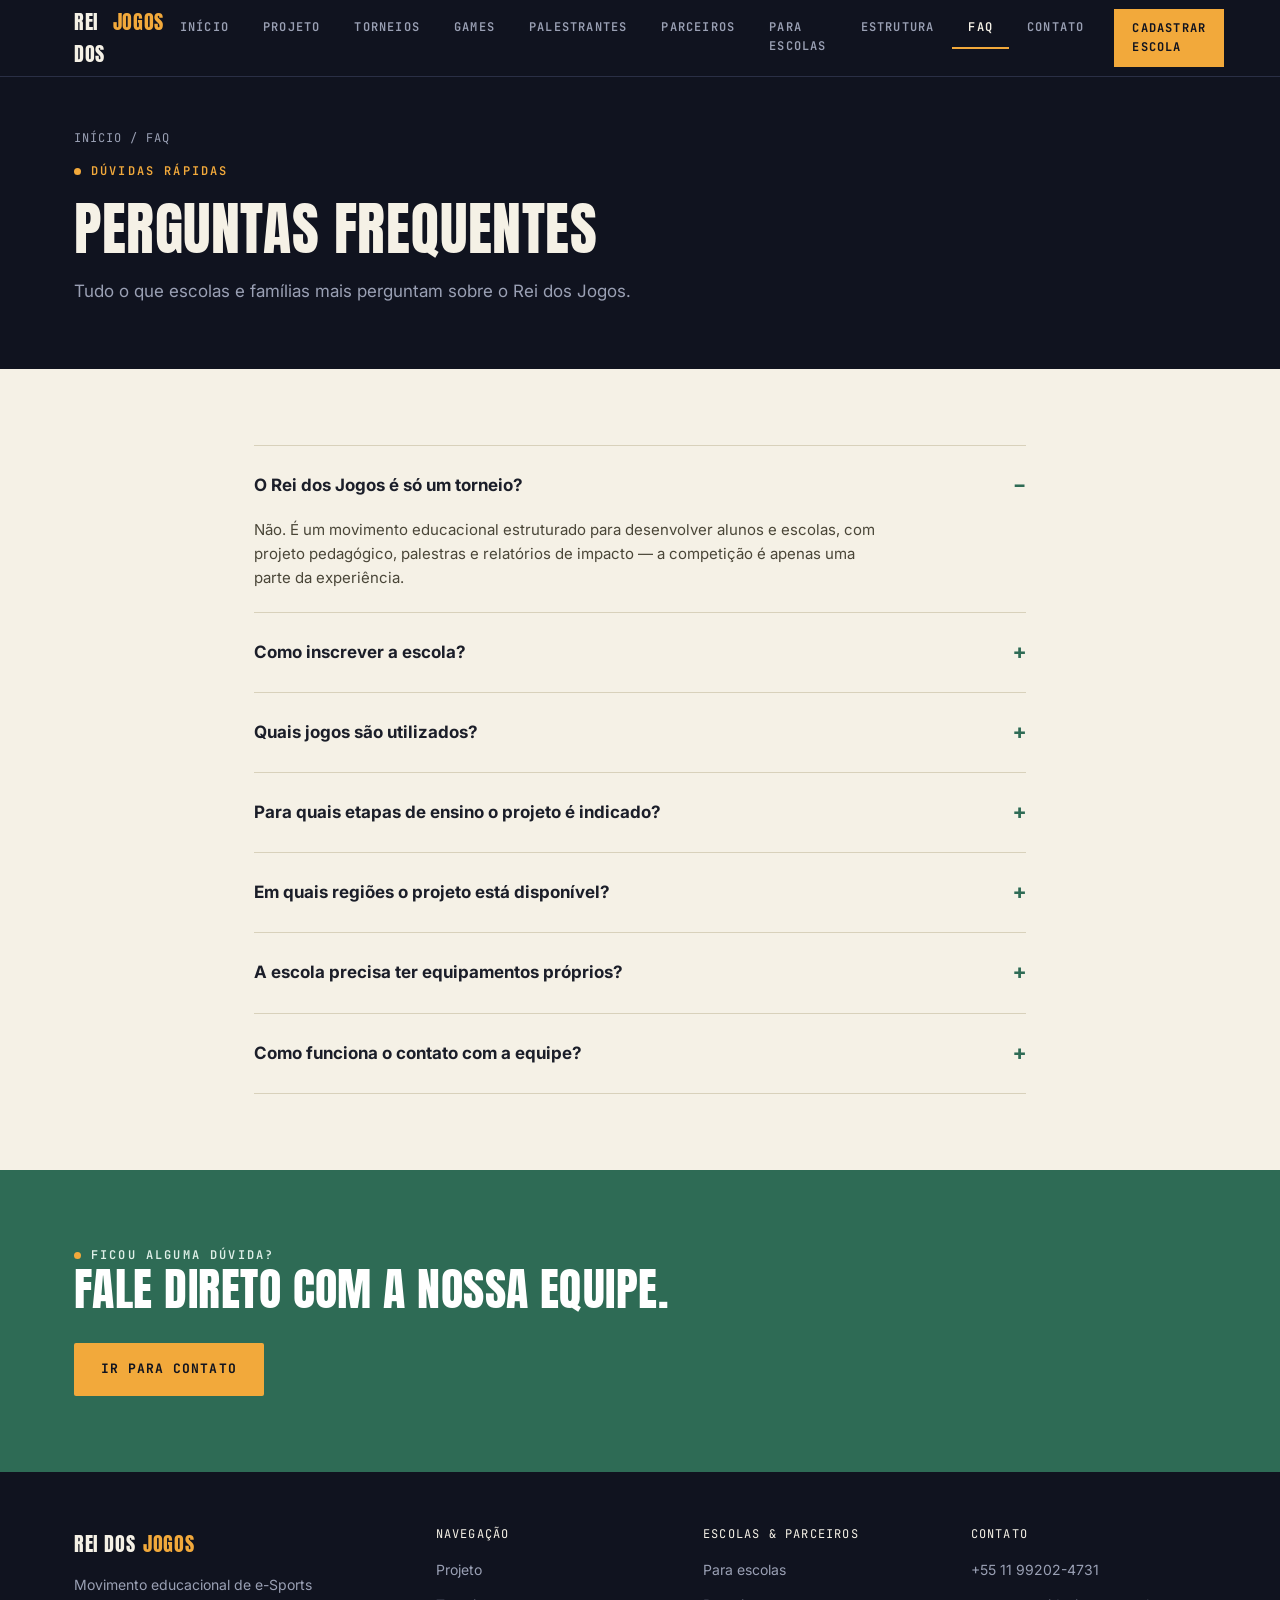
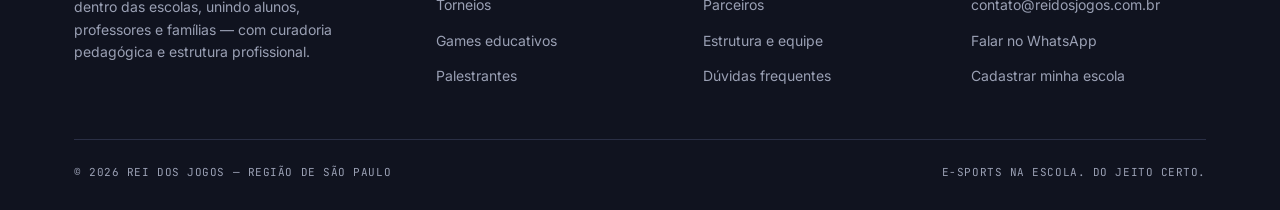
<file: faq.html>
<!doctype html>
<html lang="pt-BR">
<head>
<meta charset="utf-8">
<meta name="viewport" content="width=device-width, initial-scale=1.0">
<title>Perguntas frequentes · Rei dos Jogos</title>
<meta name="description" content="Tire suas dúvidas sobre como funciona o Rei dos Jogos, quais jogos são usados e como cadastrar sua escola.">
<link rel="stylesheet" href="css/style.css">
</head>
<body>
<header class="site-header">
  <div class="wrap">
    <a href="index.html" class="brand">REI DOS <span class="brand-mark">JOGOS</span></a>
    <nav class="main-nav" aria-label="Navegação principal">
      <ul>
            <li><a href="index.html">Início</a></li>
            <li><a href="projeto.html">Projeto</a></li>
            <li><a href="torneios.html">Torneios</a></li>
            <li><a href="games.html">Games</a></li>
            <li><a href="palestrantes.html">Palestrantes</a></li>
            <li><a href="parceiros.html">Parceiros</a></li>
            <li><a href="escolas.html">Para Escolas</a></li>
            <li><a href="estrutura-equipe.html">Estrutura</a></li>
            <li><a href="faq.html">FAQ</a></li>
            <li><a href="contato.html">Contato</a></li>
      </ul>
      <a class="header-cta" href="contato.html">Cadastrar Escola</a>
    </nav>
    <button class="nav-toggle" aria-label="Abrir menu" aria-expanded="false">
      <svg viewBox="0 0 24 24" fill="none" stroke="currentColor" stroke-width="2"><path d="M3 6h18M3 12h18M3 18h18"/></svg>
    </button>
  </div>
</header>

<main>
  <section class="page-hero">
    <div class="wrap">
      <div class="crumb" style="margin-bottom:14px;"><a href="index.html">Início</a> / FAQ</div>
      <div class="scorebar">DÚVIDAS RÁPIDAS</div>
      <h1>Perguntas frequentes</h1>
      <p class="lede">Tudo o que escolas e famílias mais perguntam sobre o Rei dos Jogos.</p>
    </div>
  </section>

  <section>
    <div class="wrap" style="max-width:820px;">
      <details class="faq-item" open>
        <summary>O Rei dos Jogos é só um torneio?</summary>
        <p class="a">Não. É um movimento educacional estruturado para desenvolver alunos e escolas, com projeto pedagógico, palestras e relatórios de impacto — a competição é apenas uma parte da experiência.</p>
      </details>
      <details class="faq-item">
        <summary>Como inscrever a escola?</summary>
        <p class="a">Basta preencher o formulário de cadastro na página de contato. Nossa equipe conduz toda a implantação junto com você, do regulamento à montagem da arena.</p>
      </details>
      <details class="faq-item">
        <summary>Quais jogos são utilizados?</summary>
        <p class="a">Um catálogo curado, adequado por faixa etária e com objetivos pedagógicos claros — incluindo títulos como Crash, FC 25, Guitar Hero, Just Dance, Minecraft e Tekken.</p>
      </details>
      <details class="faq-item">
        <summary>Para quais etapas de ensino o projeto é indicado?</summary>
        <p class="a">O Rei dos Jogos atende ligas de e-Sports para o Ensino Fundamental e o Ensino Médio.</p>
      </details>
      <details class="faq-item">
        <summary>Em quais regiões o projeto está disponível?</summary>
        <p class="a">Atualmente o Rei dos Jogos está disponível na região de São Paulo.</p>
      </details>
      <details class="faq-item">
        <summary>A escola precisa ter equipamentos próprios?</summary>
        <p class="a">Não. A estrutura — televisores, consoles, controles e ambientação da arena — é montada pela equipe do Rei dos Jogos dentro do colégio.</p>
      </details>
      <details class="faq-item">
        <summary>Como funciona o contato com a equipe?</summary>
        <p class="a">Você pode falar diretamente pelo WhatsApp, telefone ou e-mail listados na página de contato, ou preencher o formulário de cadastro.</p>
      </details>
    </div>
  </section>

  <section class="cta-band">
    <div class="wrap">
      <div class="scorebar" style="color:#dff0e8;">FICOU ALGUMA DÚVIDA?</div>
      <h2>Fale direto com a nossa equipe.</h2>
      <div class="btn-row"><a class="btn btn-primary" href="contato.html">Ir para contato</a></div>
    </div>
  </section>
</main>
<footer class="site-footer">
  <div class="wrap">
    <div class="footer-top">
      <div>
        <a href="index.html" class="brand">REI DOS <span class="brand-mark">JOGOS</span></a>
        <p>Movimento educacional de e-Sports dentro das escolas, unindo alunos, professores e famílias — com curadoria pedagógica e estrutura profissional.</p>
      </div>
      <div>
        <h4>Navegação</h4>
        <ul class="footer-nav">
          <li><a href="projeto.html">Projeto</a></li>
          <li><a href="torneios.html">Torneios</a></li>
          <li><a href="games.html">Games educativos</a></li>
          <li><a href="palestrantes.html">Palestrantes</a></li>
        </ul>
      </div>
      <div>
        <h4>Escolas &amp; Parceiros</h4>
        <ul class="footer-nav">
          <li><a href="escolas.html">Para escolas</a></li>
          <li><a href="parceiros.html">Parceiros</a></li>
          <li><a href="estrutura-equipe.html">Estrutura e equipe</a></li>
          <li><a href="faq.html">Dúvidas frequentes</a></li>
        </ul>
      </div>
      <div>
        <h4>Contato</h4>
        <ul class="footer-nav">
          <li><a href="tel:+5511992024731">+55 11 99202-4731</a></li>
          <li><a href="mailto:contato@reidosjogos.com.br">contato@reidosjogos.com.br</a></li>
          <li><a href="https://wa.me/5511992024731">Falar no WhatsApp</a></li>
          <li><a href="contato.html">Cadastrar minha escola</a></li>
        </ul>
      </div>
    </div>
    <div class="footer-bottom">
      <span>© 2026 Rei dos Jogos — Região de São Paulo</span>
      <span>E-Sports na escola. Do jeito certo.</span>
    </div>
  </div>
</footer>
<script src="js/main.js"></script>
</body>
</html>
</file>
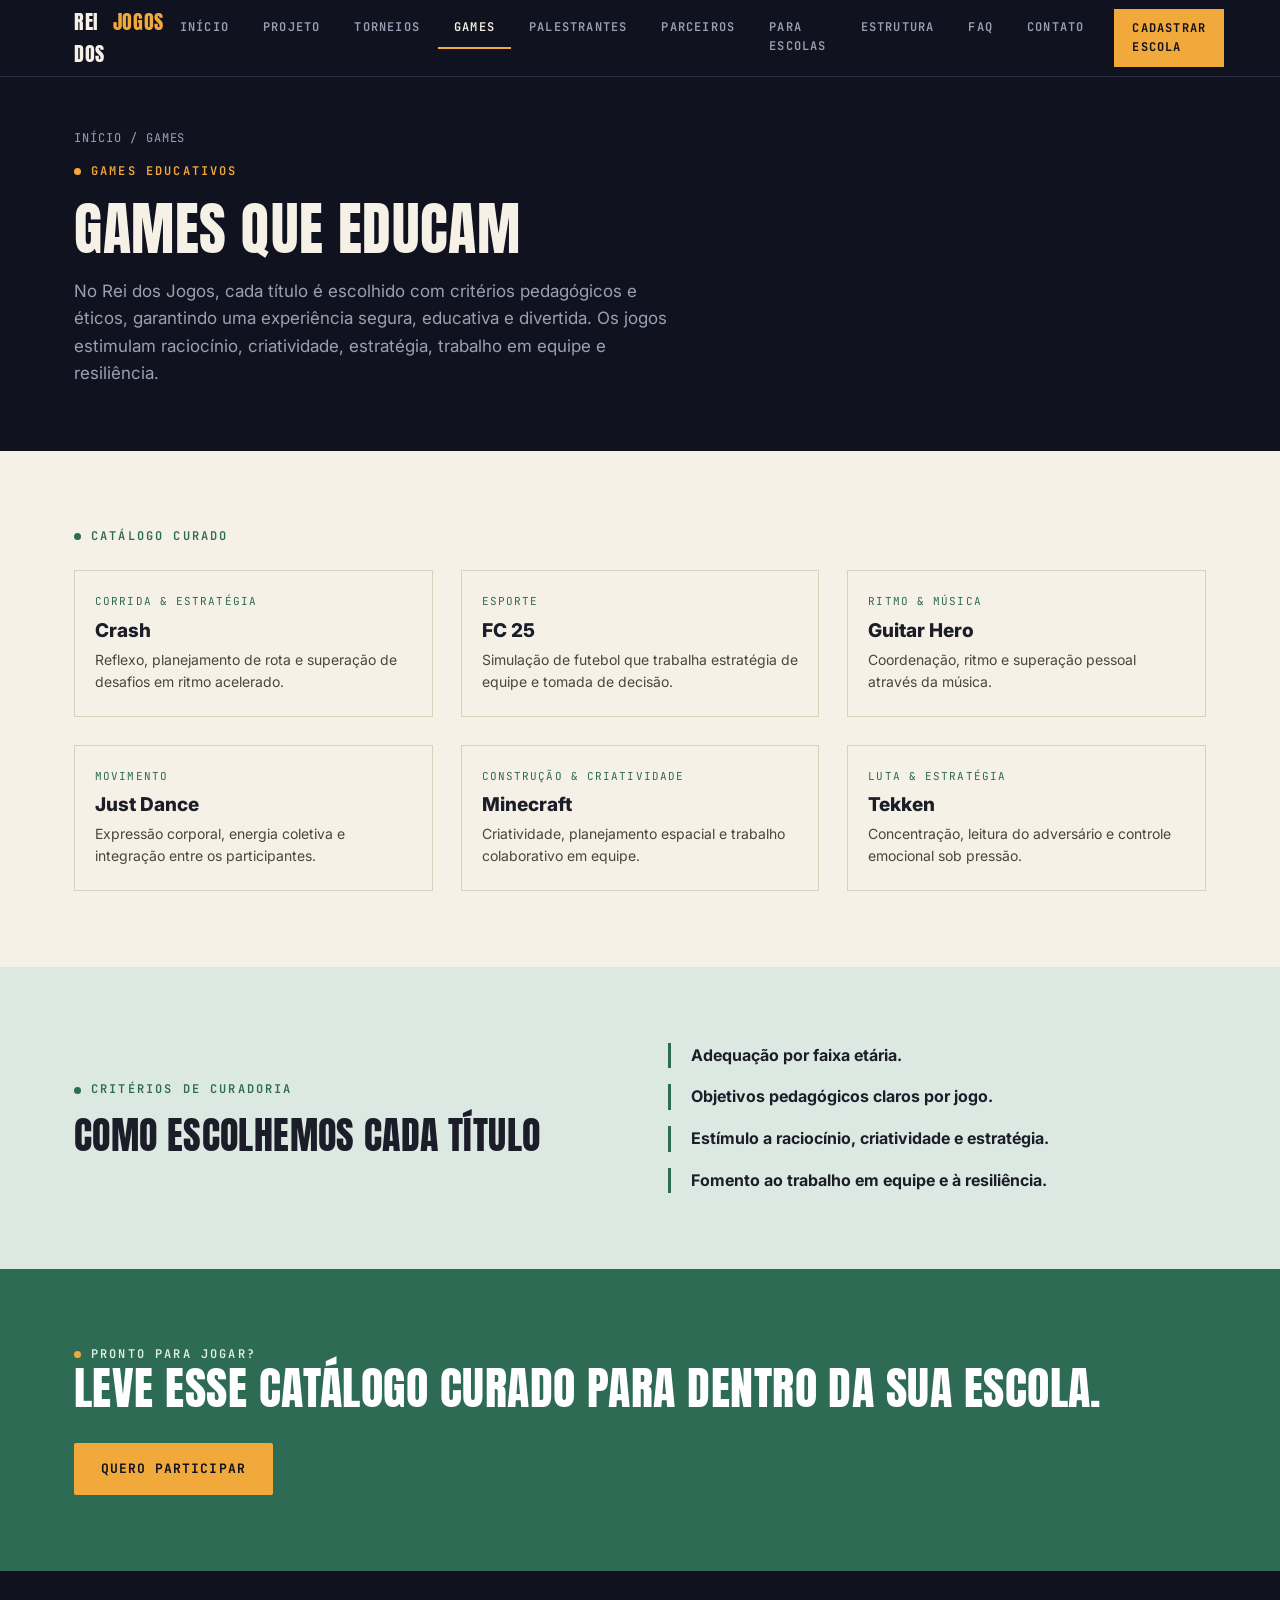
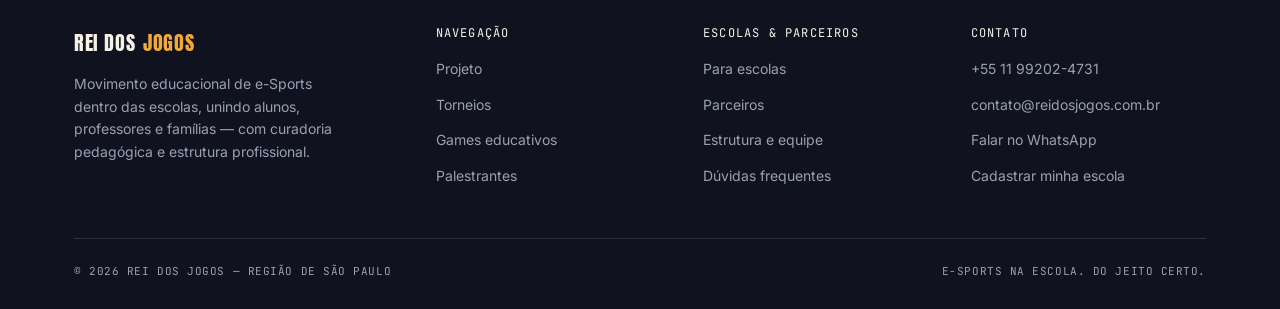
<file: games.html>
<!doctype html>
<html lang="pt-BR">
<head>
<meta charset="utf-8">
<meta name="viewport" content="width=device-width, initial-scale=1.0">
<title>Games educativos · Rei dos Jogos</title>
<meta name="description" content="Conheça o catálogo curado de games do Rei dos Jogos e os critérios pedagógicos usados na escolha de cada título.">
<link rel="stylesheet" href="css/style.css">
</head>
<body>
<header class="site-header">
  <div class="wrap">
    <a href="index.html" class="brand">REI DOS <span class="brand-mark">JOGOS</span></a>
    <nav class="main-nav" aria-label="Navegação principal">
      <ul>
            <li><a href="index.html">Início</a></li>
            <li><a href="projeto.html">Projeto</a></li>
            <li><a href="torneios.html">Torneios</a></li>
            <li><a href="games.html">Games</a></li>
            <li><a href="palestrantes.html">Palestrantes</a></li>
            <li><a href="parceiros.html">Parceiros</a></li>
            <li><a href="escolas.html">Para Escolas</a></li>
            <li><a href="estrutura-equipe.html">Estrutura</a></li>
            <li><a href="faq.html">FAQ</a></li>
            <li><a href="contato.html">Contato</a></li>
      </ul>
      <a class="header-cta" href="contato.html">Cadastrar Escola</a>
    </nav>
    <button class="nav-toggle" aria-label="Abrir menu" aria-expanded="false">
      <svg viewBox="0 0 24 24" fill="none" stroke="currentColor" stroke-width="2"><path d="M3 6h18M3 12h18M3 18h18"/></svg>
    </button>
  </div>
</header>

<main>
  <section class="page-hero">
    <div class="wrap">
      <div class="crumb" style="margin-bottom:14px;"><a href="index.html">Início</a> / Games</div>
      <div class="scorebar">GAMES EDUCATIVOS</div>
      <h1>Games que educam</h1>
      <p class="lede">No Rei dos Jogos, cada título é escolhido com critérios pedagógicos e éticos, garantindo uma experiência segura, educativa e divertida. Os jogos estimulam raciocínio, criatividade, estratégia, trabalho em equipe e resiliência.</p>
    </div>
  </section>

  <section>
    <div class="wrap">
      <div class="scorebar on-light">CATÁLOGO CURADO</div>
      <div class="grid grid-3" style="margin-top:24px;">
        <div class="game-tile"><div class="tag">Corrida &amp; estratégia</div><h3>Crash</h3><p>Reflexo, planejamento de rota e superação de desafios em ritmo acelerado.</p></div>
        <div class="game-tile"><div class="tag">Esporte</div><h3>FC 25</h3><p>Simulação de futebol que trabalha estratégia de equipe e tomada de decisão.</p></div>
        <div class="game-tile"><div class="tag">Ritmo &amp; música</div><h3>Guitar Hero</h3><p>Coordenação, ritmo e superação pessoal através da música.</p></div>
        <div class="game-tile"><div class="tag">Movimento</div><h3>Just Dance</h3><p>Expressão corporal, energia coletiva e integração entre os participantes.</p></div>
        <div class="game-tile"><div class="tag">Construção &amp; criatividade</div><h3>Minecraft</h3><p>Criatividade, planejamento espacial e trabalho colaborativo em equipe.</p></div>
        <div class="game-tile"><div class="tag">Luta &amp; estratégia</div><h3>Tekken</h3><p>Concentração, leitura do adversário e controle emocional sob pressão.</p></div>
      </div>
    </div>
  </section>

  <section class="section-court">
    <div class="wrap">
      <div class="grid grid-2" style="align-items:center; gap:56px;">
        <div>
          <div class="scorebar on-light">CRITÉRIOS DE CURADORIA</div>
          <h2 style="margin-top:16px; font-size:clamp(26px,3.4vw,38px);">Como escolhemos cada título</h2>
        </div>
        <div>
          <ul style="display:flex; flex-direction:column; gap:16px;">
            <li style="padding-left:20px; border-left:3px solid var(--court); font-weight:700;">Adequação por faixa etária.</li>
            <li style="padding-left:20px; border-left:3px solid var(--court); font-weight:700;">Objetivos pedagógicos claros por jogo.</li>
            <li style="padding-left:20px; border-left:3px solid var(--court); font-weight:700;">Estímulo a raciocínio, criatividade e estratégia.</li>
            <li style="padding-left:20px; border-left:3px solid var(--court); font-weight:700;">Fomento ao trabalho em equipe e à resiliência.</li>
          </ul>
        </div>
      </div>
    </div>
  </section>

  <section class="cta-band">
    <div class="wrap">
      <div class="scorebar" style="color:#dff0e8;">PRONTO PARA JOGAR?</div>
      <h2>Leve esse catálogo curado para dentro da sua escola.</h2>
      <div class="btn-row"><a class="btn btn-primary" href="contato.html">Quero participar</a></div>
    </div>
  </section>
</main>
<footer class="site-footer">
  <div class="wrap">
    <div class="footer-top">
      <div>
        <a href="index.html" class="brand">REI DOS <span class="brand-mark">JOGOS</span></a>
        <p>Movimento educacional de e-Sports dentro das escolas, unindo alunos, professores e famílias — com curadoria pedagógica e estrutura profissional.</p>
      </div>
      <div>
        <h4>Navegação</h4>
        <ul class="footer-nav">
          <li><a href="projeto.html">Projeto</a></li>
          <li><a href="torneios.html">Torneios</a></li>
          <li><a href="games.html">Games educativos</a></li>
          <li><a href="palestrantes.html">Palestrantes</a></li>
        </ul>
      </div>
      <div>
        <h4>Escolas &amp; Parceiros</h4>
        <ul class="footer-nav">
          <li><a href="escolas.html">Para escolas</a></li>
          <li><a href="parceiros.html">Parceiros</a></li>
          <li><a href="estrutura-equipe.html">Estrutura e equipe</a></li>
          <li><a href="faq.html">Dúvidas frequentes</a></li>
        </ul>
      </div>
      <div>
        <h4>Contato</h4>
        <ul class="footer-nav">
          <li><a href="tel:+5511992024731">+55 11 99202-4731</a></li>
          <li><a href="mailto:contato@reidosjogos.com.br">contato@reidosjogos.com.br</a></li>
          <li><a href="https://wa.me/5511992024731">Falar no WhatsApp</a></li>
          <li><a href="contato.html">Cadastrar minha escola</a></li>
        </ul>
      </div>
    </div>
    <div class="footer-bottom">
      <span>© 2026 Rei dos Jogos — Região de São Paulo</span>
      <span>E-Sports na escola. Do jeito certo.</span>
    </div>
  </div>
</footer>
<script src="js/main.js"></script>
</body>
</html>
</file>
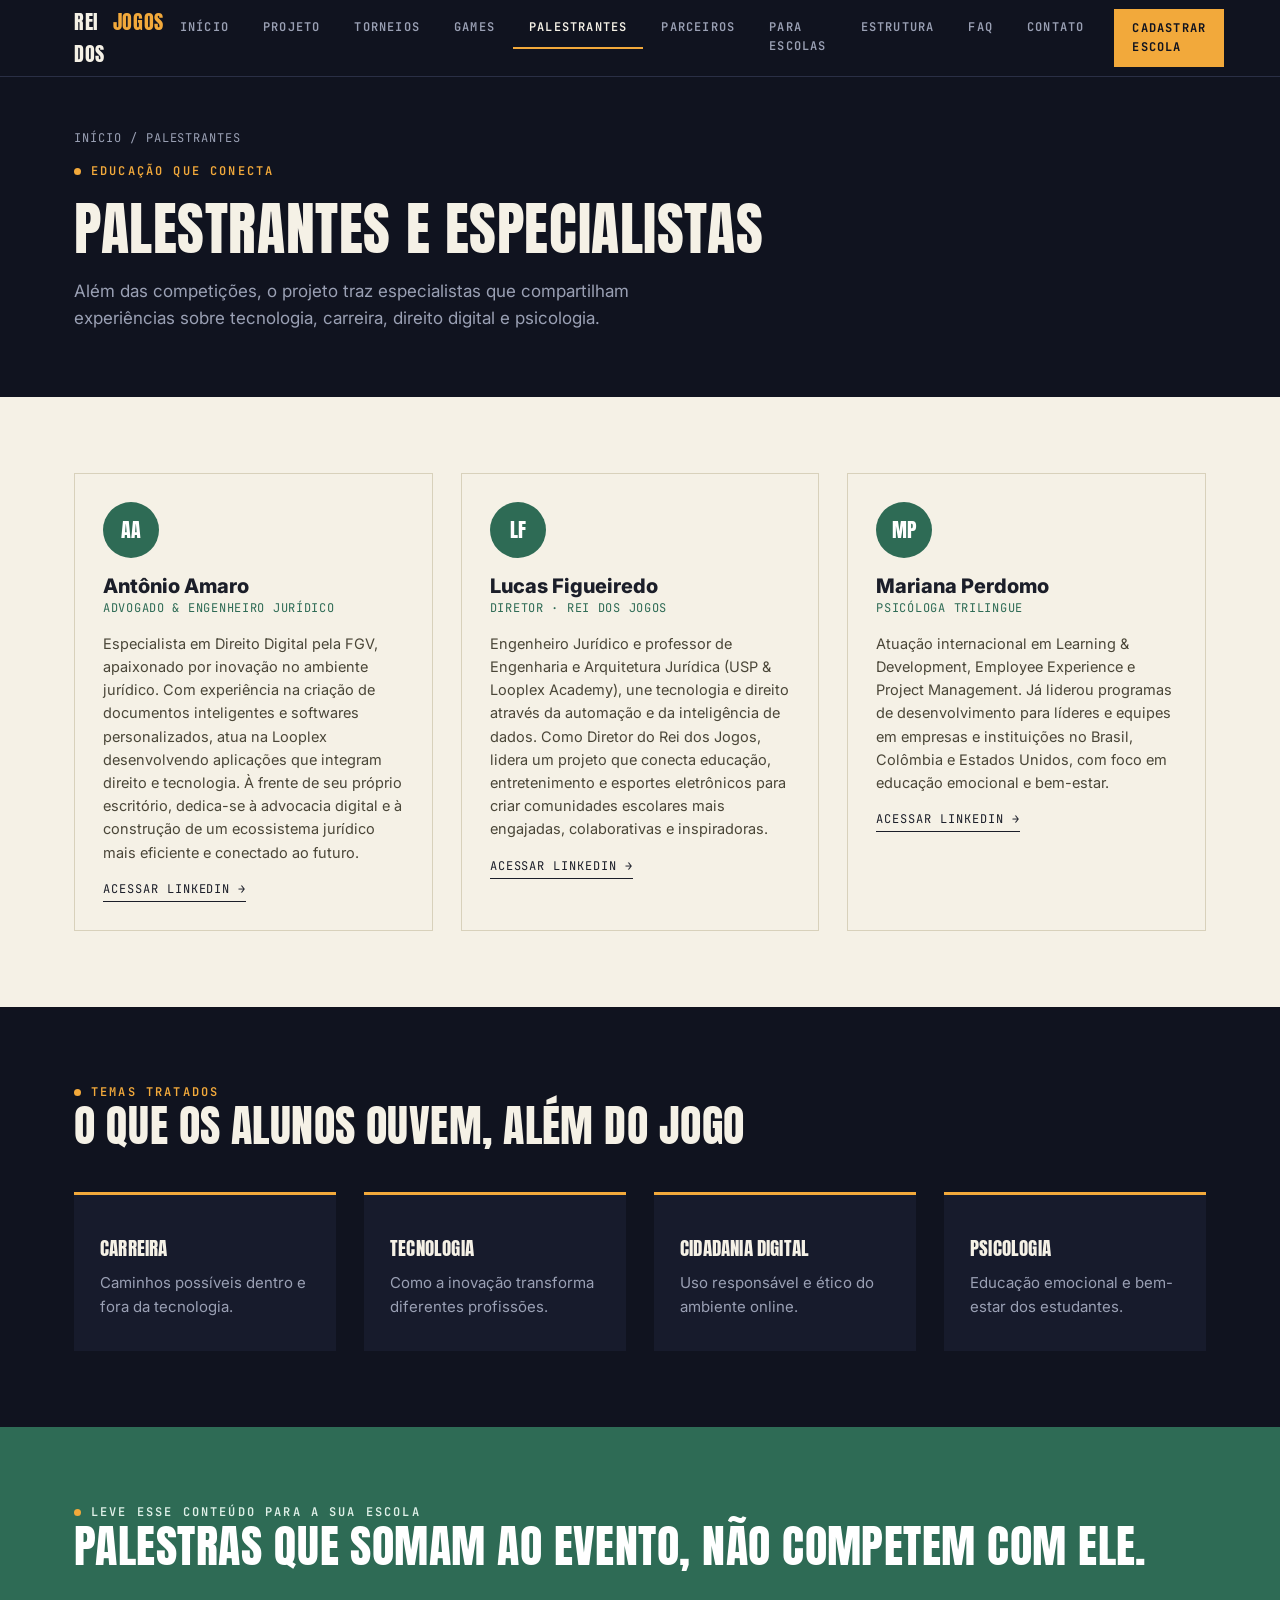
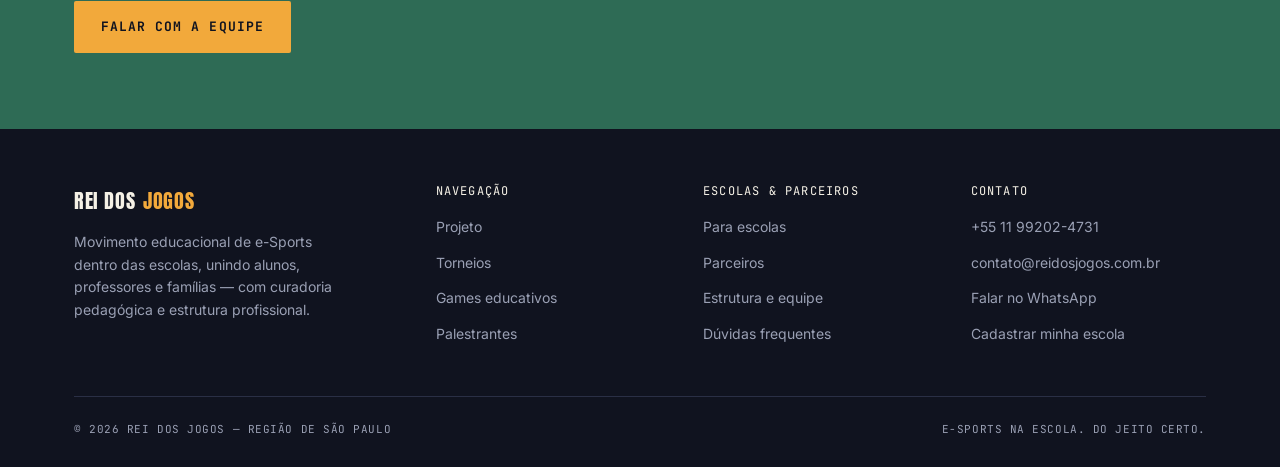
<file: palestrantes.html>
<!doctype html>
<html lang="pt-BR">
<head>
<meta charset="utf-8">
<meta name="viewport" content="width=device-width, initial-scale=1.0">
<title>Palestrantes · Rei dos Jogos</title>
<meta name="description" content="Conheça os especialistas em direito digital, tecnologia e psicologia que participam das edições do Rei dos Jogos.">
<link rel="stylesheet" href="css/style.css">
</head>
<body>
<header class="site-header">
  <div class="wrap">
    <a href="index.html" class="brand">REI DOS <span class="brand-mark">JOGOS</span></a>
    <nav class="main-nav" aria-label="Navegação principal">
      <ul>
            <li><a href="index.html">Início</a></li>
            <li><a href="projeto.html">Projeto</a></li>
            <li><a href="torneios.html">Torneios</a></li>
            <li><a href="games.html">Games</a></li>
            <li><a href="palestrantes.html">Palestrantes</a></li>
            <li><a href="parceiros.html">Parceiros</a></li>
            <li><a href="escolas.html">Para Escolas</a></li>
            <li><a href="estrutura-equipe.html">Estrutura</a></li>
            <li><a href="faq.html">FAQ</a></li>
            <li><a href="contato.html">Contato</a></li>
      </ul>
      <a class="header-cta" href="contato.html">Cadastrar Escola</a>
    </nav>
    <button class="nav-toggle" aria-label="Abrir menu" aria-expanded="false">
      <svg viewBox="0 0 24 24" fill="none" stroke="currentColor" stroke-width="2"><path d="M3 6h18M3 12h18M3 18h18"/></svg>
    </button>
  </div>
</header>

<main>
  <section class="page-hero">
    <div class="wrap">
      <div class="crumb" style="margin-bottom:14px;"><a href="index.html">Início</a> / Palestrantes</div>
      <div class="scorebar">EDUCAÇÃO QUE CONECTA</div>
      <h1>Palestrantes e especialistas</h1>
      <p class="lede">Além das competições, o projeto traz especialistas que compartilham experiências sobre tecnologia, carreira, direito digital e psicologia.</p>
    </div>
  </section>

  <section>
    <div class="wrap">
      <div class="grid grid-3">
        <div class="person">
          <div class="avatar">AA</div>
          <h3>Antônio Amaro</h3>
          <div class="role">Advogado &amp; Engenheiro Jurídico</div>
          <p class="bio">Especialista em Direito Digital pela FGV, apaixonado por inovação no ambiente jurídico. Com experiência na criação de documentos inteligentes e softwares personalizados, atua na Looplex desenvolvendo aplicações que integram direito e tecnologia. À frente de seu próprio escritório, dedica-se à advocacia digital e à construção de um ecossistema jurídico mais eficiente e conectado ao futuro.</p>
          <a class="li-link" href="https://www.linkedin.com/in/antonio-carlos-amaro-533940342/" target="_blank" rel="noopener">Acessar LinkedIn →</a>
        </div>
        <div class="person">
          <div class="avatar">LF</div>
          <h3>Lucas Figueiredo</h3>
          <div class="role">Diretor · Rei dos Jogos</div>
          <p class="bio">Engenheiro Jurídico e professor de Engenharia e Arquitetura Jurídica (USP &amp; Looplex Academy), une tecnologia e direito através da automação e da inteligência de dados. Como Diretor do Rei dos Jogos, lidera um projeto que conecta educação, entretenimento e esportes eletrônicos para criar comunidades escolares mais engajadas, colaborativas e inspiradoras.</p>
          <a class="li-link" href="https://www.linkedin.com/in/lucas-figueiredo-b51b85135/" target="_blank" rel="noopener">Acessar LinkedIn →</a>
        </div>
        <div class="person">
          <div class="avatar">MP</div>
          <h3>Mariana Perdomo</h3>
          <div class="role">Psicóloga trilingue</div>
          <p class="bio">Atuação internacional em Learning &amp; Development, Employee Experience e Project Management. Já liderou programas de desenvolvimento para líderes e equipes em empresas e instituições no Brasil, Colômbia e Estados Unidos, com foco em educação emocional e bem-estar.</p>
          <a class="li-link" href="https://www.linkedin.com/in/marianaperdomogarcia/" target="_blank" rel="noopener">Acessar LinkedIn →</a>
        </div>
      </div>
    </div>
  </section>

  <section class="section-ink">
    <div class="wrap">
      <div class="section-head">
        <div class="scorebar">TEMAS TRATADOS</div>
        <h2>O que os alunos ouvem, além do jogo</h2>
      </div>
      <div class="grid grid-4">
        <div class="pillar"><h3 style="font-size:19px;">Carreira</h3><p>Caminhos possíveis dentro e fora da tecnologia.</p></div>
        <div class="pillar"><h3 style="font-size:19px;">Tecnologia</h3><p>Como a inovação transforma diferentes profissões.</p></div>
        <div class="pillar"><h3 style="font-size:19px;">Cidadania digital</h3><p>Uso responsável e ético do ambiente online.</p></div>
        <div class="pillar"><h3 style="font-size:19px;">Psicologia</h3><p>Educação emocional e bem-estar dos estudantes.</p></div>
      </div>
    </div>
  </section>

  <section class="cta-band">
    <div class="wrap">
      <div class="scorebar" style="color:#dff0e8;">LEVE ESSE CONTEÚDO PARA A SUA ESCOLA</div>
      <h2>Palestras que somam ao evento, não competem com ele.</h2>
      <div class="btn-row"><a class="btn btn-primary" href="contato.html">Falar com a equipe</a></div>
    </div>
  </section>
</main>
<footer class="site-footer">
  <div class="wrap">
    <div class="footer-top">
      <div>
        <a href="index.html" class="brand">REI DOS <span class="brand-mark">JOGOS</span></a>
        <p>Movimento educacional de e-Sports dentro das escolas, unindo alunos, professores e famílias — com curadoria pedagógica e estrutura profissional.</p>
      </div>
      <div>
        <h4>Navegação</h4>
        <ul class="footer-nav">
          <li><a href="projeto.html">Projeto</a></li>
          <li><a href="torneios.html">Torneios</a></li>
          <li><a href="games.html">Games educativos</a></li>
          <li><a href="palestrantes.html">Palestrantes</a></li>
        </ul>
      </div>
      <div>
        <h4>Escolas &amp; Parceiros</h4>
        <ul class="footer-nav">
          <li><a href="escolas.html">Para escolas</a></li>
          <li><a href="parceiros.html">Parceiros</a></li>
          <li><a href="estrutura-equipe.html">Estrutura e equipe</a></li>
          <li><a href="faq.html">Dúvidas frequentes</a></li>
        </ul>
      </div>
      <div>
        <h4>Contato</h4>
        <ul class="footer-nav">
          <li><a href="tel:+5511992024731">+55 11 99202-4731</a></li>
          <li><a href="mailto:contato@reidosjogos.com.br">contato@reidosjogos.com.br</a></li>
          <li><a href="https://wa.me/5511992024731">Falar no WhatsApp</a></li>
          <li><a href="contato.html">Cadastrar minha escola</a></li>
        </ul>
      </div>
    </div>
    <div class="footer-bottom">
      <span>© 2026 Rei dos Jogos — Região de São Paulo</span>
      <span>E-Sports na escola. Do jeito certo.</span>
    </div>
  </div>
</footer>
<script src="js/main.js"></script>
</body>
</html>
</file>
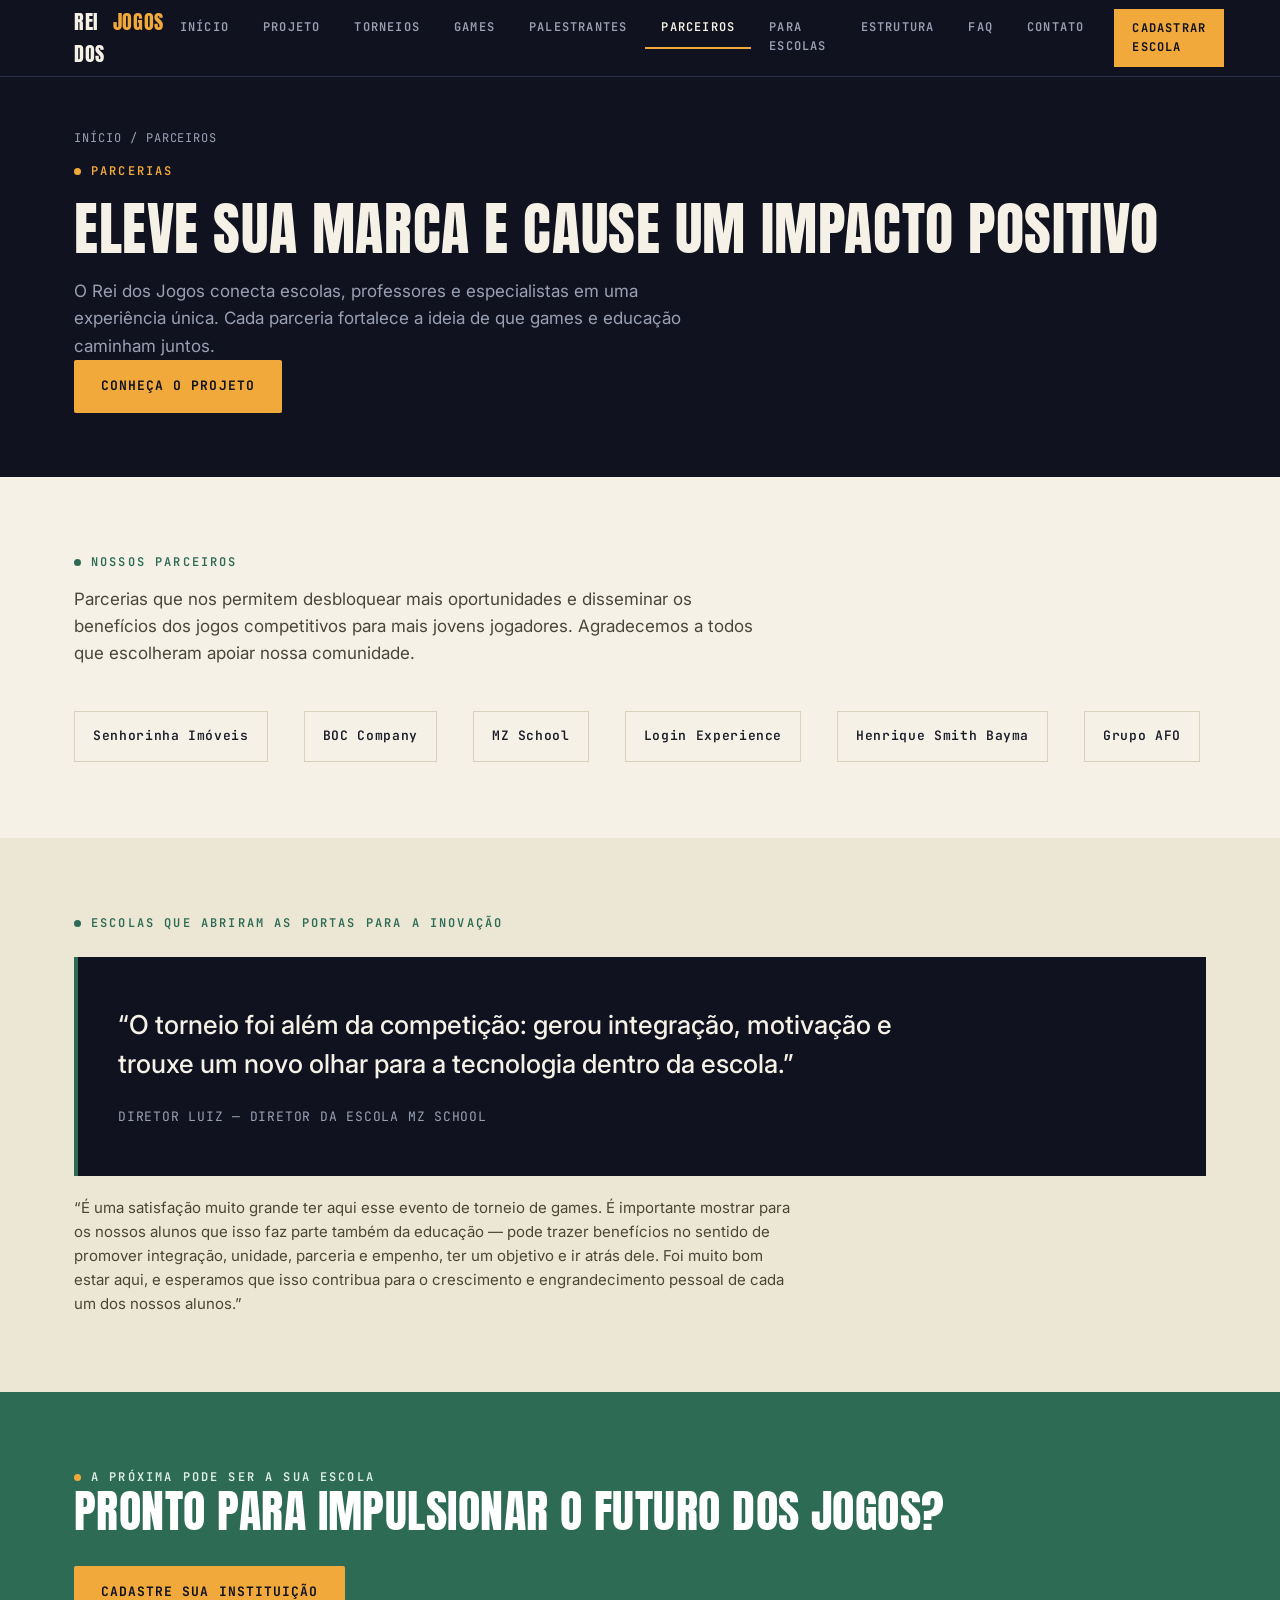
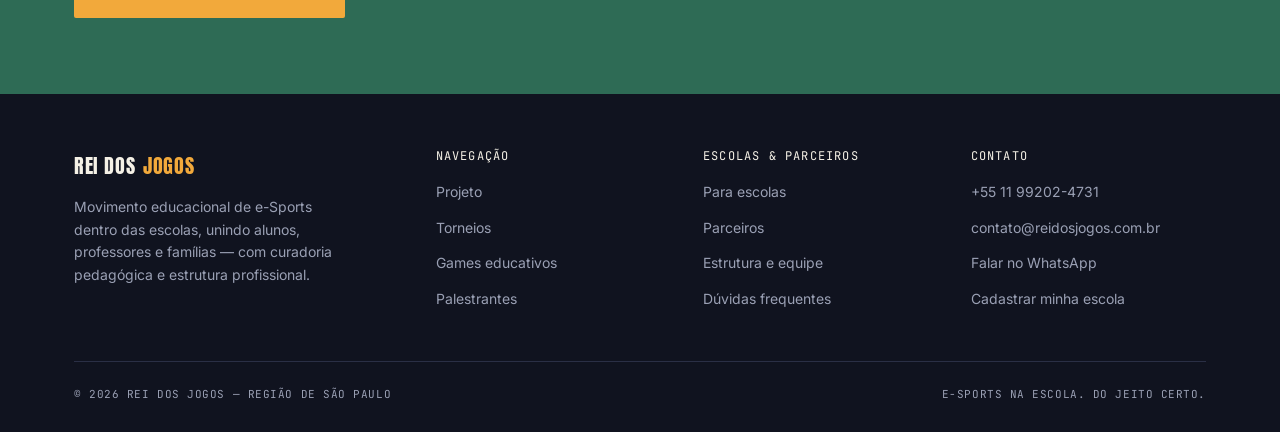
<file: parceiros.html>
<!doctype html>
<html lang="pt-BR">
<head>
<meta charset="utf-8">
<meta name="viewport" content="width=device-width, initial-scale=1.0">
<title>Parceiros · Rei dos Jogos</title>
<meta name="description" content="Conheça os parceiros do Rei dos Jogos e o depoimento de escolas que já viveram a experiência do torneio.">
<link rel="stylesheet" href="css/style.css">
</head>
<body>
<header class="site-header">
  <div class="wrap">
    <a href="index.html" class="brand">REI DOS <span class="brand-mark">JOGOS</span></a>
    <nav class="main-nav" aria-label="Navegação principal">
      <ul>
            <li><a href="index.html">Início</a></li>
            <li><a href="projeto.html">Projeto</a></li>
            <li><a href="torneios.html">Torneios</a></li>
            <li><a href="games.html">Games</a></li>
            <li><a href="palestrantes.html">Palestrantes</a></li>
            <li><a href="parceiros.html">Parceiros</a></li>
            <li><a href="escolas.html">Para Escolas</a></li>
            <li><a href="estrutura-equipe.html">Estrutura</a></li>
            <li><a href="faq.html">FAQ</a></li>
            <li><a href="contato.html">Contato</a></li>
      </ul>
      <a class="header-cta" href="contato.html">Cadastrar Escola</a>
    </nav>
    <button class="nav-toggle" aria-label="Abrir menu" aria-expanded="false">
      <svg viewBox="0 0 24 24" fill="none" stroke="currentColor" stroke-width="2"><path d="M3 6h18M3 12h18M3 18h18"/></svg>
    </button>
  </div>
</header>

<main>
  <section class="page-hero">
    <div class="wrap">
      <div class="crumb" style="margin-bottom:14px;"><a href="index.html">Início</a> / Parceiros</div>
      <div class="scorebar">PARCERIAS</div>
      <h1>Eleve sua marca e cause um impacto positivo</h1>
      <p class="lede">O Rei dos Jogos conecta escolas, professores e especialistas em uma experiência única. Cada parceria fortalece a ideia de que games e educação caminham juntos.</p>
      <div class="btn-row"><a class="btn btn-primary" href="projeto.html">Conheça o projeto</a></div>
    </div>
  </section>

  <section>
    <div class="wrap">
      <div class="scorebar on-light">NOSSOS PARCEIROS</div>
      <div class="section-head mt-0" style="margin-top:14px;">
        <p class="lede">Parcerias que nos permitem desbloquear mais oportunidades e disseminar os benefícios dos jogos competitivos para mais jovens jogadores. Agradecemos a todos que escolheram apoiar nossa comunidade.</p>
      </div>
      <div class="logo-row">
        <a class="logo-chip" href="https://www.senhorinhaimoveis.com/" target="_blank" rel="noopener">Senhorinha Imóveis</a>
        <a class="logo-chip" href="https://agenciaboc.com.br/" target="_blank" rel="noopener">BOC Company</a>
        <a class="logo-chip" href="https://mzschool.com.br/" target="_blank" rel="noopener">MZ School</a>
        <a class="logo-chip" href="https://loginexp.com.br/" target="_blank" rel="noopener">Login Experience</a>
        <a class="logo-chip" href="https://www.escol.as/192554-henrique-smith-bayma-dr" target="_blank" rel="noopener">Henrique Smith Bayma</a>
        <a class="logo-chip" href="https://grupoafo.com/" target="_blank" rel="noopener">Grupo AFO</a>
      </div>
    </div>
  </section>

  <section class="section-alt">
    <div class="wrap">
      <div class="scorebar on-light">ESCOLAS QUE ABRIRAM AS PORTAS PARA A INOVAÇÃO</div>
      <div class="testimonial" style="margin-top:24px; border-left-color:var(--court);">
        <p class="quote">“O torneio foi além da competição: gerou integração, motivação e trouxe um novo olhar para a tecnologia dentro da escola.”</p>
        <div class="who">Diretor Luiz — Diretor da escola MZ School</div>
      </div>
      <p style="margin-top:20px; max-width:720px; color:#4a4638; font-size:15px;">
        “É uma satisfação muito grande ter aqui esse evento de torneio de games. É importante mostrar para os nossos alunos que isso faz parte também da educação — pode trazer benefícios no sentido de promover integração, unidade, parceria e empenho, ter um objetivo e ir atrás dele. Foi muito bom estar aqui, e esperamos que isso contribua para o crescimento e engrandecimento pessoal de cada um dos nossos alunos.”
      </p>
    </div>
  </section>

  <section class="cta-band">
    <div class="wrap">
      <div class="scorebar" style="color:#dff0e8;">A PRÓXIMA PODE SER A SUA ESCOLA</div>
      <h2>Pronto para impulsionar o futuro dos jogos?</h2>
      <div class="btn-row"><a class="btn btn-primary" href="contato.html">Cadastre sua instituição</a></div>
    </div>
  </section>
</main>
<footer class="site-footer">
  <div class="wrap">
    <div class="footer-top">
      <div>
        <a href="index.html" class="brand">REI DOS <span class="brand-mark">JOGOS</span></a>
        <p>Movimento educacional de e-Sports dentro das escolas, unindo alunos, professores e famílias — com curadoria pedagógica e estrutura profissional.</p>
      </div>
      <div>
        <h4>Navegação</h4>
        <ul class="footer-nav">
          <li><a href="projeto.html">Projeto</a></li>
          <li><a href="torneios.html">Torneios</a></li>
          <li><a href="games.html">Games educativos</a></li>
          <li><a href="palestrantes.html">Palestrantes</a></li>
        </ul>
      </div>
      <div>
        <h4>Escolas &amp; Parceiros</h4>
        <ul class="footer-nav">
          <li><a href="escolas.html">Para escolas</a></li>
          <li><a href="parceiros.html">Parceiros</a></li>
          <li><a href="estrutura-equipe.html">Estrutura e equipe</a></li>
          <li><a href="faq.html">Dúvidas frequentes</a></li>
        </ul>
      </div>
      <div>
        <h4>Contato</h4>
        <ul class="footer-nav">
          <li><a href="tel:+5511992024731">+55 11 99202-4731</a></li>
          <li><a href="mailto:contato@reidosjogos.com.br">contato@reidosjogos.com.br</a></li>
          <li><a href="https://wa.me/5511992024731">Falar no WhatsApp</a></li>
          <li><a href="contato.html">Cadastrar minha escola</a></li>
        </ul>
      </div>
    </div>
    <div class="footer-bottom">
      <span>© 2026 Rei dos Jogos — Região de São Paulo</span>
      <span>E-Sports na escola. Do jeito certo.</span>
    </div>
  </div>
</footer>
<script src="js/main.js"></script>
</body>
</html>
</file>
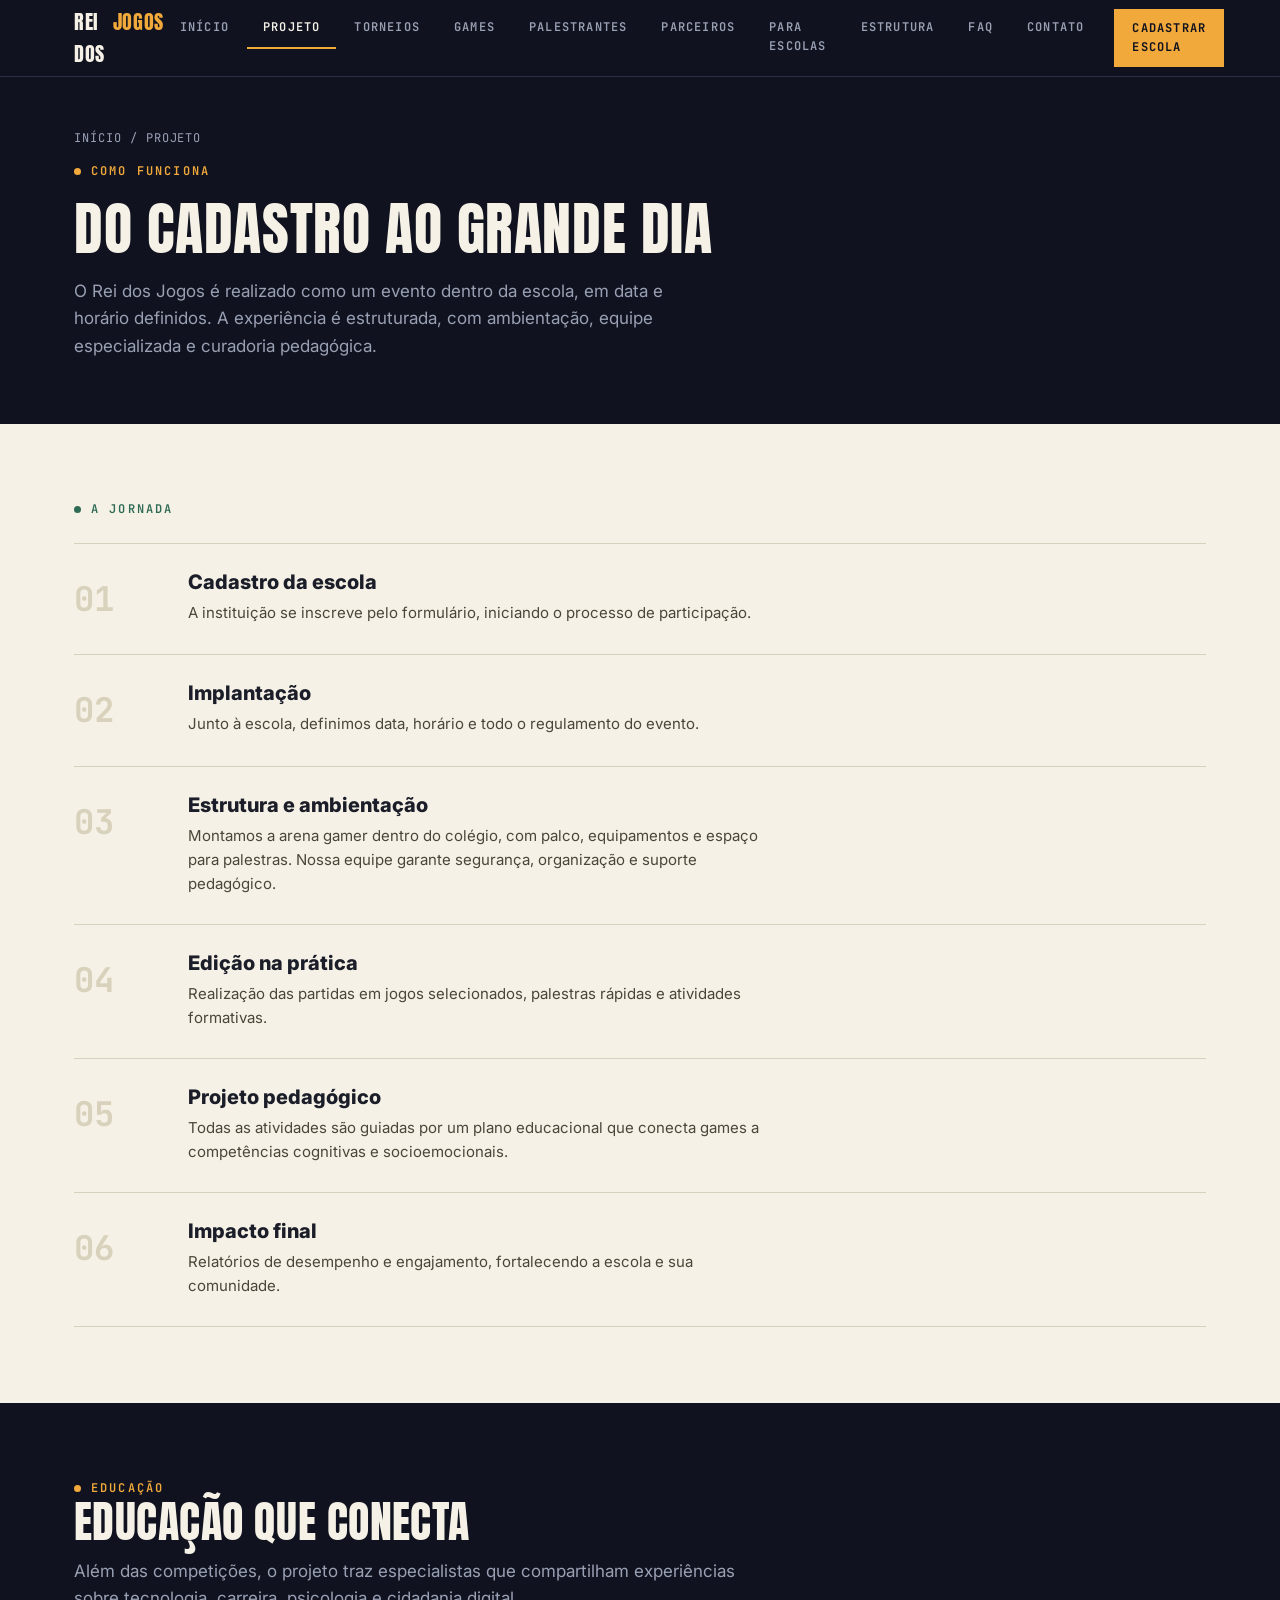
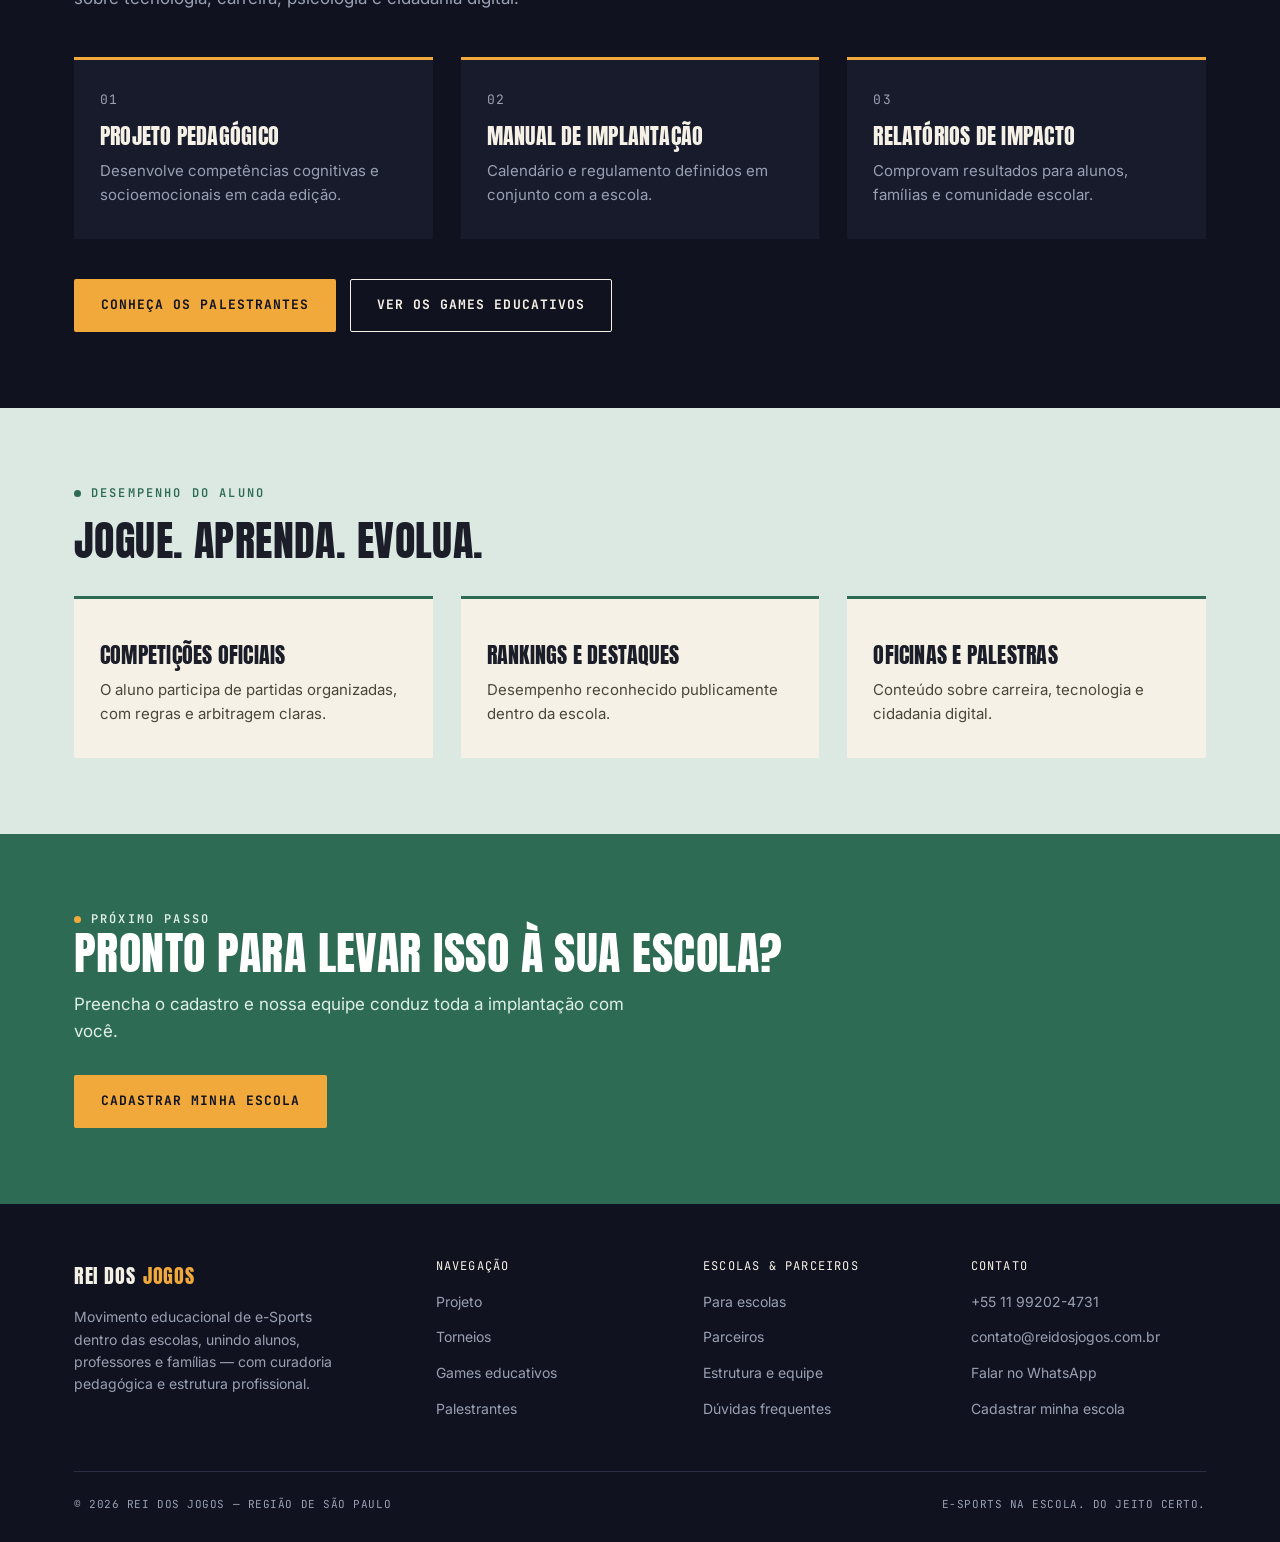
<file: projeto.html>
<!doctype html>
<html lang="pt-BR">
<head>
<meta charset="utf-8">
<meta name="viewport" content="width=device-width, initial-scale=1.0">
<title>Projeto · Rei dos Jogos</title>
<meta name="description" content="Conheça o passo a passo do Rei dos Jogos: do cadastro da escola à edição do evento, com projeto pedagógico e relatórios de impacto.">
<link rel="stylesheet" href="css/style.css">
</head>
<body>
<header class="site-header">
  <div class="wrap">
    <a href="index.html" class="brand">REI DOS <span class="brand-mark">JOGOS</span></a>
    <nav class="main-nav" aria-label="Navegação principal">
      <ul>
            <li><a href="index.html">Início</a></li>
            <li><a href="projeto.html">Projeto</a></li>
            <li><a href="torneios.html">Torneios</a></li>
            <li><a href="games.html">Games</a></li>
            <li><a href="palestrantes.html">Palestrantes</a></li>
            <li><a href="parceiros.html">Parceiros</a></li>
            <li><a href="escolas.html">Para Escolas</a></li>
            <li><a href="estrutura-equipe.html">Estrutura</a></li>
            <li><a href="faq.html">FAQ</a></li>
            <li><a href="contato.html">Contato</a></li>
      </ul>
      <a class="header-cta" href="contato.html">Cadastrar Escola</a>
    </nav>
    <button class="nav-toggle" aria-label="Abrir menu" aria-expanded="false">
      <svg viewBox="0 0 24 24" fill="none" stroke="currentColor" stroke-width="2"><path d="M3 6h18M3 12h18M3 18h18"/></svg>
    </button>
  </div>
</header>

<main>
  <section class="page-hero">
    <div class="wrap">
      <div class="crumb" style="margin-bottom:14px;"><a href="index.html">Início</a> / Projeto</div>
      <div class="scorebar">COMO FUNCIONA</div>
      <h1>Do cadastro ao grande dia</h1>
      <p class="lede">O Rei dos Jogos é realizado como um evento dentro da escola, em data e horário definidos. A experiência é estruturada, com ambientação, equipe especializada e curadoria pedagógica.</p>
    </div>
  </section>

  <section>
    <div class="wrap">
      <div class="scorebar on-light">A JORNADA</div>
      <div class="process" style="margin-top:24px;">
        <div class="process-item">
          <div class="step-num">01</div>
          <div><h3>Cadastro da escola</h3><p>A instituição se inscreve pelo formulário, iniciando o processo de participação.</p></div>
        </div>
        <div class="process-item">
          <div class="step-num">02</div>
          <div><h3>Implantação</h3><p>Junto à escola, definimos data, horário e todo o regulamento do evento.</p></div>
        </div>
        <div class="process-item">
          <div class="step-num">03</div>
          <div><h3>Estrutura e ambientação</h3><p>Montamos a arena gamer dentro do colégio, com palco, equipamentos e espaço para palestras. Nossa equipe garante segurança, organização e suporte pedagógico.</p></div>
        </div>
        <div class="process-item">
          <div class="step-num">04</div>
          <div><h3>Edição na prática</h3><p>Realização das partidas em jogos selecionados, palestras rápidas e atividades formativas.</p></div>
        </div>
        <div class="process-item">
          <div class="step-num">05</div>
          <div><h3>Projeto pedagógico</h3><p>Todas as atividades são guiadas por um plano educacional que conecta games a competências cognitivas e socioemocionais.</p></div>
        </div>
        <div class="process-item">
          <div class="step-num">06</div>
          <div><h3>Impacto final</h3><p>Relatórios de desempenho e engajamento, fortalecendo a escola e sua comunidade.</p></div>
        </div>
      </div>
    </div>
  </section>

  <section class="section-ink">
    <div class="wrap">
      <div class="section-head">
        <div class="scorebar">EDUCAÇÃO</div>
        <h2>Educação que conecta</h2>
        <p class="lede">Além das competições, o projeto traz especialistas que compartilham experiências sobre tecnologia, carreira, psicologia e cidadania digital.</p>
      </div>
      <div class="grid grid-3">
        <div class="pillar">
          <div class="num">01</div>
          <h3>Projeto pedagógico</h3>
          <p>Desenvolve competências cognitivas e socioemocionais em cada edição.</p>
        </div>
        <div class="pillar">
          <div class="num">02</div>
          <h3>Manual de implantação</h3>
          <p>Calendário e regulamento definidos em conjunto com a escola.</p>
        </div>
        <div class="pillar">
          <div class="num">03</div>
          <h3>Relatórios de impacto</h3>
          <p>Comprovam resultados para alunos, famílias e comunidade escolar.</p>
        </div>
      </div>
      <div class="btn-row" style="margin-top:40px;">
        <a class="btn btn-primary" href="palestrantes.html">Conheça os palestrantes</a>
        <a class="btn btn-outline-ink" href="games.html">Ver os games educativos</a>
      </div>
    </div>
  </section>

  <section class="section-court">
    <div class="wrap">
      <div class="scorebar on-light">DESEMPENHO DO ALUNO</div>
      <h2 style="margin-top:16px; font-size:clamp(28px,3.6vw,42px);">Jogue. Aprenda. Evolua.</h2>
      <div class="grid grid-3" style="margin-top:32px;">
        <div class="pillar" style="background:var(--paper); border-top-color:var(--court);">
          <h3 style="color:var(--charcoal);">Competições oficiais</h3>
          <p style="color:#4a4638;">O aluno participa de partidas organizadas, com regras e arbitragem claras.</p>
        </div>
        <div class="pillar" style="background:var(--paper); border-top-color:var(--court);">
          <h3 style="color:var(--charcoal);">Rankings e destaques</h3>
          <p style="color:#4a4638;">Desempenho reconhecido publicamente dentro da escola.</p>
        </div>
        <div class="pillar" style="background:var(--paper); border-top-color:var(--court);">
          <h3 style="color:var(--charcoal);">Oficinas e palestras</h3>
          <p style="color:#4a4638;">Conteúdo sobre carreira, tecnologia e cidadania digital.</p>
        </div>
      </div>
    </div>
  </section>

  <section class="cta-band">
    <div class="wrap">
      <div class="scorebar" style="color:#dff0e8;">PRÓXIMO PASSO</div>
      <h2>Pronto para levar isso à sua escola?</h2>
      <p class="lede">Preencha o cadastro e nossa equipe conduz toda a implantação com você.</p>
      <div class="btn-row"><a class="btn btn-primary" href="contato.html">Cadastrar minha escola</a></div>
    </div>
  </section>
</main>
<footer class="site-footer">
  <div class="wrap">
    <div class="footer-top">
      <div>
        <a href="index.html" class="brand">REI DOS <span class="brand-mark">JOGOS</span></a>
        <p>Movimento educacional de e-Sports dentro das escolas, unindo alunos, professores e famílias — com curadoria pedagógica e estrutura profissional.</p>
      </div>
      <div>
        <h4>Navegação</h4>
        <ul class="footer-nav">
          <li><a href="projeto.html">Projeto</a></li>
          <li><a href="torneios.html">Torneios</a></li>
          <li><a href="games.html">Games educativos</a></li>
          <li><a href="palestrantes.html">Palestrantes</a></li>
        </ul>
      </div>
      <div>
        <h4>Escolas &amp; Parceiros</h4>
        <ul class="footer-nav">
          <li><a href="escolas.html">Para escolas</a></li>
          <li><a href="parceiros.html">Parceiros</a></li>
          <li><a href="estrutura-equipe.html">Estrutura e equipe</a></li>
          <li><a href="faq.html">Dúvidas frequentes</a></li>
        </ul>
      </div>
      <div>
        <h4>Contato</h4>
        <ul class="footer-nav">
          <li><a href="tel:+5511992024731">+55 11 99202-4731</a></li>
          <li><a href="mailto:contato@reidosjogos.com.br">contato@reidosjogos.com.br</a></li>
          <li><a href="https://wa.me/5511992024731">Falar no WhatsApp</a></li>
          <li><a href="contato.html">Cadastrar minha escola</a></li>
        </ul>
      </div>
    </div>
    <div class="footer-bottom">
      <span>© 2026 Rei dos Jogos — Região de São Paulo</span>
      <span>E-Sports na escola. Do jeito certo.</span>
    </div>
  </div>
</footer>
<script src="js/main.js"></script>
</body>
</html>
</file>
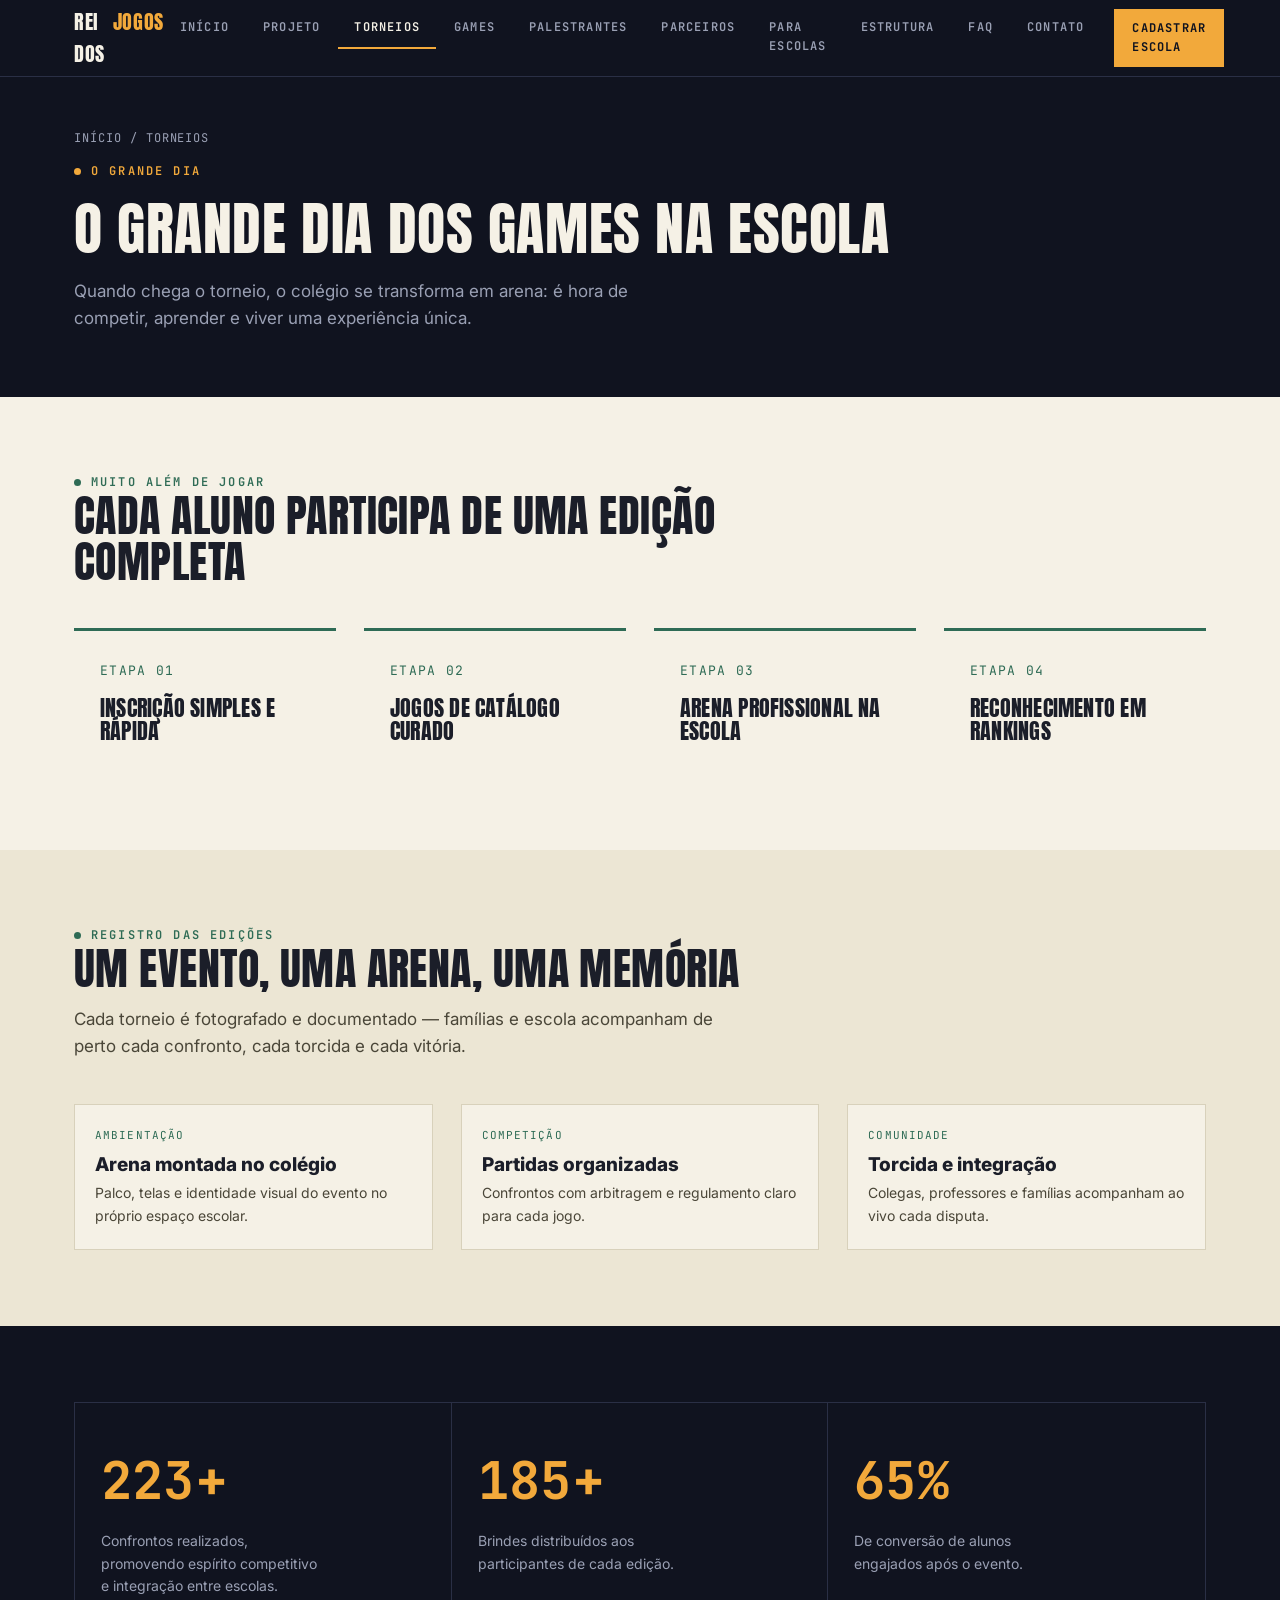
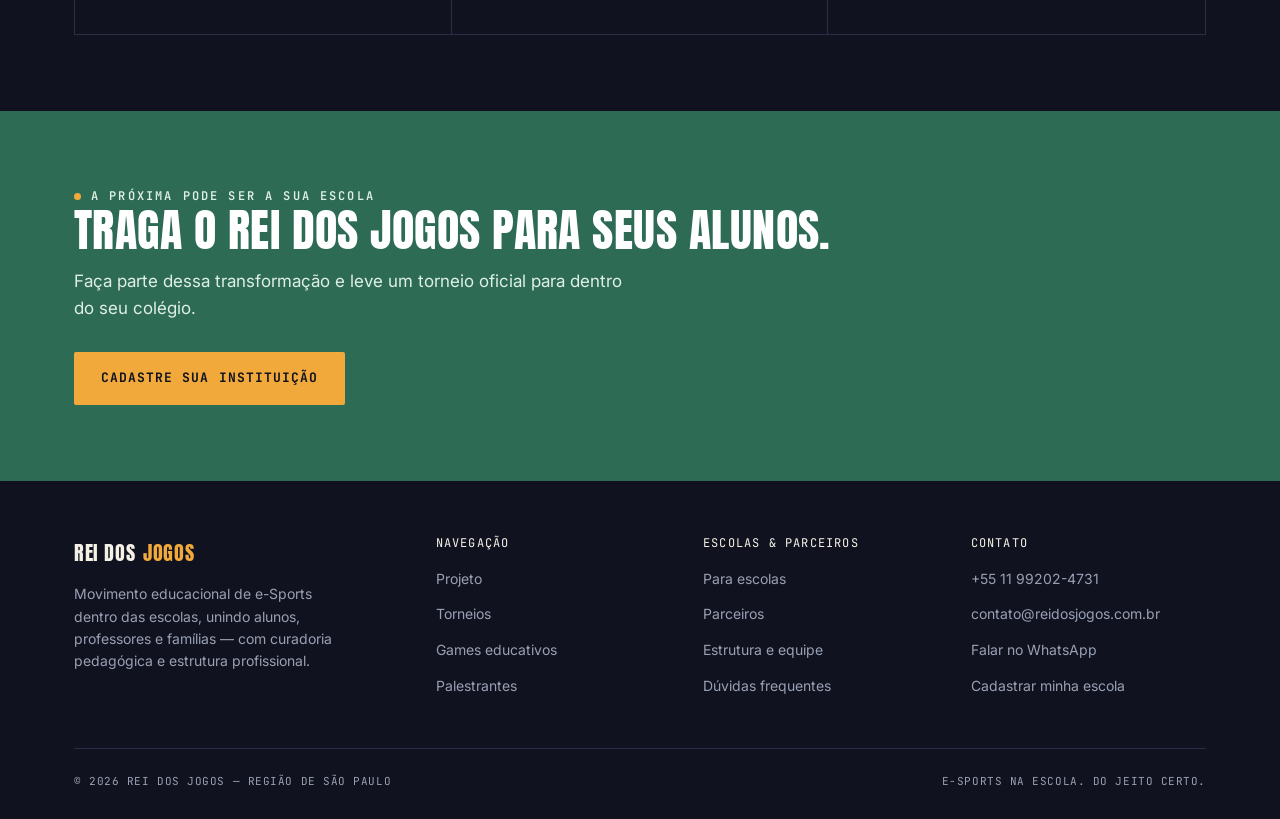
<file: torneios.html>
<!doctype html>
<html lang="pt-BR">
<head>
<meta charset="utf-8">
<meta name="viewport" content="width=device-width, initial-scale=1.0">
<title>Torneios · Rei dos Jogos</title>
<meta name="description" content="Veja como funciona o dia do torneio Rei dos Jogos: inscrição, jogos curados, arena profissional e reconhecimento em rankings.">
<link rel="stylesheet" href="css/style.css">
</head>
<body>
<header class="site-header">
  <div class="wrap">
    <a href="index.html" class="brand">REI DOS <span class="brand-mark">JOGOS</span></a>
    <nav class="main-nav" aria-label="Navegação principal">
      <ul>
            <li><a href="index.html">Início</a></li>
            <li><a href="projeto.html">Projeto</a></li>
            <li><a href="torneios.html">Torneios</a></li>
            <li><a href="games.html">Games</a></li>
            <li><a href="palestrantes.html">Palestrantes</a></li>
            <li><a href="parceiros.html">Parceiros</a></li>
            <li><a href="escolas.html">Para Escolas</a></li>
            <li><a href="estrutura-equipe.html">Estrutura</a></li>
            <li><a href="faq.html">FAQ</a></li>
            <li><a href="contato.html">Contato</a></li>
      </ul>
      <a class="header-cta" href="contato.html">Cadastrar Escola</a>
    </nav>
    <button class="nav-toggle" aria-label="Abrir menu" aria-expanded="false">
      <svg viewBox="0 0 24 24" fill="none" stroke="currentColor" stroke-width="2"><path d="M3 6h18M3 12h18M3 18h18"/></svg>
    </button>
  </div>
</header>

<main>
  <section class="page-hero">
    <div class="wrap">
      <div class="crumb" style="margin-bottom:14px;"><a href="index.html">Início</a> / Torneios</div>
      <div class="scorebar">O GRANDE DIA</div>
      <h1>O grande dia dos games na escola</h1>
      <p class="lede">Quando chega o torneio, o colégio se transforma em arena: é hora de competir, aprender e viver uma experiência única.</p>
    </div>
  </section>

  <section>
    <div class="wrap">
      <div class="scorebar on-light">MUITO ALÉM DE JOGAR</div>
      <div class="section-head mt-0" style="margin-top:14px;">
        <h2>Cada aluno participa de uma edição completa</h2>
      </div>
      <div class="grid grid-4">
        <div class="pillar" style="background:var(--paper); border-top-color:var(--court);">
          <div class="num" style="color:var(--court);">ETAPA 01</div>
          <h3 style="color:var(--charcoal);">Inscrição simples e rápida</h3>
        </div>
        <div class="pillar" style="background:var(--paper); border-top-color:var(--court);">
          <div class="num" style="color:var(--court);">ETAPA 02</div>
          <h3 style="color:var(--charcoal);">Jogos de catálogo curado</h3>
        </div>
        <div class="pillar" style="background:var(--paper); border-top-color:var(--court);">
          <div class="num" style="color:var(--court);">ETAPA 03</div>
          <h3 style="color:var(--charcoal);">Arena profissional na escola</h3>
        </div>
        <div class="pillar" style="background:var(--paper); border-top-color:var(--court);">
          <div class="num" style="color:var(--court);">ETAPA 04</div>
          <h3 style="color:var(--charcoal);">Reconhecimento em rankings</h3>
        </div>
      </div>
    </div>
  </section>

  <section class="section-alt">
    <div class="wrap">
      <div class="scorebar on-light">REGISTRO DAS EDIÇÕES</div>
      <div class="section-head mt-0" style="margin-top:14px;">
        <h2>Um evento, uma arena, uma memória</h2>
        <p class="lede">Cada torneio é fotografado e documentado — famílias e escola acompanham de perto cada confronto, cada torcida e cada vitória.</p>
      </div>
      <div class="grid grid-3">
        <div class="game-tile"><div class="tag">Ambientação</div><h3>Arena montada no colégio</h3><p>Palco, telas e identidade visual do evento no próprio espaço escolar.</p></div>
        <div class="game-tile"><div class="tag">Competição</div><h3>Partidas organizadas</h3><p>Confrontos com arbitragem e regulamento claro para cada jogo.</p></div>
        <div class="game-tile"><div class="tag">Comunidade</div><h3>Torcida e integração</h3><p>Colegas, professores e famílias acompanham ao vivo cada disputa.</p></div>
      </div>
    </div>
  </section>

  <section class="section-ink">
    <div class="wrap">
      <div class="scoreboard" style="border-color:var(--line-ink);">
        <div class="cell" style="border-color:var(--line-ink);">
          <div class="value" style="color:var(--ember);"><span data-count-to="242">0</span><span>+</span></div>
          <div class="label" style="color:var(--fog);">Confrontos realizados, promovendo espírito competitivo e integração entre escolas.</div>
        </div>
        <div class="cell" style="border-color:var(--line-ink);">
          <div class="value" style="color:var(--ember);"><span data-count-to="200">0</span><span>+</span></div>
          <div class="label" style="color:var(--fog);">Brindes distribuídos aos participantes de cada edição.</div>
        </div>
        <div class="cell">
          <div class="value" style="color:var(--ember);"><span data-count-to="70">0</span><span>%</span></div>
          <div class="label" style="color:var(--fog);">De conversão de alunos engajados após o evento.</div>
        </div>
      </div>
    </div>
  </section>

  <section class="cta-band">
    <div class="wrap">
      <div class="scorebar" style="color:#dff0e8;">A PRÓXIMA PODE SER A SUA ESCOLA</div>
      <h2>Traga o Rei dos Jogos para seus alunos.</h2>
      <p class="lede">Faça parte dessa transformação e leve um torneio oficial para dentro do seu colégio.</p>
      <div class="btn-row"><a class="btn btn-primary" href="contato.html">Cadastre sua instituição</a></div>
    </div>
  </section>
</main>
<footer class="site-footer">
  <div class="wrap">
    <div class="footer-top">
      <div>
        <a href="index.html" class="brand">REI DOS <span class="brand-mark">JOGOS</span></a>
        <p>Movimento educacional de e-Sports dentro das escolas, unindo alunos, professores e famílias — com curadoria pedagógica e estrutura profissional.</p>
      </div>
      <div>
        <h4>Navegação</h4>
        <ul class="footer-nav">
          <li><a href="projeto.html">Projeto</a></li>
          <li><a href="torneios.html">Torneios</a></li>
          <li><a href="games.html">Games educativos</a></li>
          <li><a href="palestrantes.html">Palestrantes</a></li>
        </ul>
      </div>
      <div>
        <h4>Escolas &amp; Parceiros</h4>
        <ul class="footer-nav">
          <li><a href="escolas.html">Para escolas</a></li>
          <li><a href="parceiros.html">Parceiros</a></li>
          <li><a href="estrutura-equipe.html">Estrutura e equipe</a></li>
          <li><a href="faq.html">Dúvidas frequentes</a></li>
        </ul>
      </div>
      <div>
        <h4>Contato</h4>
        <ul class="footer-nav">
          <li><a href="tel:+5511992024731">+55 11 99202-4731</a></li>
          <li><a href="mailto:contato@reidosjogos.com.br">contato@reidosjogos.com.br</a></li>
          <li><a href="https://wa.me/5511992024731">Falar no WhatsApp</a></li>
          <li><a href="contato.html">Cadastrar minha escola</a></li>
        </ul>
      </div>
    </div>
    <div class="footer-bottom">
      <span>© 2026 Rei dos Jogos — Região de São Paulo</span>
      <span>E-Sports na escola. Do jeito certo.</span>
    </div>
  </div>
</footer>
<script src="js/main.js"></script>
</body>
</html>
</file>
<file: css/style.css>
/* ==========================================================================
   REI DOS JOGOS — Design System
   Conceito: placar / programa de partida escolar.
   Não é estética "gamer neon" — é credibilidade institucional com pulso
   de quadra: linhas de campo, numerais de placar, tipografia de arquibancada.
   ========================================================================== */

@import url('https://fonts.googleapis.com/css2?family=Anton&family=JetBrains+Mono:wght@400;500;600;700&family=Inter:wght@400;500;600;700;800&display=swap');

:root{
  /* --- Cor --- */
  --ink:        #10131F;   /* fundo escuro principal */
  --ink-2:      #171B2C;   /* fundo escuro secundário (cards sobre ink) */
  --paper:      #F5F1E6;   /* fundo claro, papel quente */
  --paper-2:    #ECE6D4;   /* fundo claro secundário */
  --charcoal:   #1B1E29;   /* texto sobre paper */
  --mist:       #D8D1BB;   /* linhas/bordas sobre paper */
  --fog:        #9AA0B4;   /* texto secundário sobre ink */
  --line-ink:   #2A2F45;   /* linhas sobre ink */
  --ember:      #F2A93B;   /* accent primário — placar/CTA */
  --ember-ink:  #7A4E10;   /* texto sobre ember */
  --court:      #2E6B55;   /* accent secundário — linha de quadra */
  --court-light:#DCE9E2;   /* fundo suave do accent secundário */

  --display: 'Anton', 'Arial Narrow', sans-serif;
  --body: 'Inter', -apple-system, sans-serif;
  --mono: 'JetBrains Mono', ui-monospace, monospace;

  --wrap: 1180px;
  --radius: 2px;
}

*,*::before,*::after{ box-sizing:border-box; }
html{ scroll-behavior:smooth; }
@media (prefers-reduced-motion: reduce){
  html{ scroll-behavior:auto; }
  *,*::before,*::after{ animation-duration:0.001ms !important; animation-iteration-count:1 !important; transition-duration:0.001ms !important; scroll-behavior:auto !important; }
}

body{
  margin:0;
  background:var(--paper);
  color:var(--charcoal);
  font-family:var(--body);
  font-size:16px;
  line-height:1.6;
  -webkit-font-smoothing:antialiased;
}

img{ max-width:100%; display:block; }
a{ color:inherit; text-decoration:none; }
ul{ margin:0; padding:0; list-style:none; }
h1,h2,h3,h4{ margin:0; font-family:var(--display); font-weight:400; letter-spacing:0.01em; text-transform:uppercase; line-height:1.05; }
p{ margin:0; }
button{ font-family:inherit; cursor:pointer; }

:focus-visible{
  outline:3px solid var(--ember);
  outline-offset:3px;
}

.wrap{ max-width:var(--wrap); margin:0 auto; padding:0 24px; }

/* --- Eyebrow / placar readout: elemento assinatura do site --- */
.scorebar{
  font-family:var(--mono);
  font-size:12px;
  font-weight:600;
  letter-spacing:0.18em;
  text-transform:uppercase;
  display:flex;
  align-items:center;
  gap:10px;
  color:var(--ember);
}
.scorebar::before{
  content:'';
  width:7px; height:7px;
  background:var(--ember);
  border-radius:50%;
  flex:none;
}
.scorebar.on-light{ color:var(--court); }
.scorebar.on-light::before{ background:var(--court); }
.scorebar .dim{ color:var(--fog); font-weight:500; }
.scorebar.on-light .dim{ color:#7c7563; }

/* --- Linha dupla de quadra (divisor assinatura) --- */
.court-rule{
  height:6px;
  border-top:1px solid var(--mist);
  border-bottom:1px solid var(--mist);
  margin:0;
}
.court-rule.on-ink{ border-color:var(--line-ink); }

/* ==========================================================================
   HEADER
   ========================================================================== */
.site-header{
  position:sticky; top:0; z-index:100;
  background:var(--ink);
  border-bottom:1px solid var(--line-ink);
}
.site-header .wrap{
  display:flex; align-items:center; justify-content:space-between;
  height:76px;
}
.brand{
  display:flex; align-items:baseline; gap:8px;
  font-family:var(--display);
  color:var(--paper);
  font-size:20px;
  letter-spacing:0.03em;
}
.brand .brand-mark{
  color:var(--ember);
}
.brand small{
  font-family:var(--mono);
  font-size:10px;
  letter-spacing:0.2em;
  color:var(--fog);
  text-transform:uppercase;
  font-weight:600;
}
.nav-toggle{
  display:none;
  background:none; border:1px solid var(--line-ink);
  color:var(--paper); width:44px; height:44px;
  align-items:center; justify-content:center;
}
.nav-toggle svg{ width:20px; height:20px; }
.main-nav{ display:flex; align-items:center; gap:2px; }
.main-nav ul{ display:flex; gap:2px; }
.main-nav a{
  display:block;
  padding:10px 16px;
  font-family:var(--mono);
  font-size:12px;
  font-weight:600;
  letter-spacing:0.1em;
  text-transform:uppercase;
  color:var(--fog);
  border-bottom:2px solid transparent;
  transition:color .15s ease, border-color .15s ease;
}
.main-nav a:hover{ color:var(--paper); }
.main-nav a[aria-current="page"]{ color:var(--paper); border-bottom-color:var(--ember); }
.header-cta{
  margin-left:12px;
  background:var(--ember);
  color:var(--ink) !important;
  font-weight:700 !important;
  padding:10px 18px !important;
  border-bottom:none !important;
}
.header-cta:hover{ background:#ffbd5c; color:var(--ink) !important; }

@media (max-width: 900px){
  .nav-toggle{ display:flex; }
  .main-nav{
    position:absolute; top:76px; left:0; right:0;
    background:var(--ink); border-bottom:1px solid var(--line-ink);
    flex-direction:column; align-items:stretch;
    max-height:0; overflow:hidden;
    transition:max-height .25s ease;
  }
  .main-nav.is-open{ max-height:520px; }
  .main-nav ul{ flex-direction:column; padding:8px 24px 20px; gap:0; }
  .main-nav a{ padding:14px 4px; border-bottom:1px solid var(--line-ink); }
  .main-nav a[aria-current="page"]{ border-left:3px solid var(--ember); padding-left:12px; }
  .header-cta{ margin:14px 4px 4px; text-align:center; }
}

/* ==========================================================================
   BOTÕES
   ========================================================================== */
.btn{
  display:inline-flex; align-items:center; gap:10px;
  font-family:var(--mono); font-size:13px; font-weight:700;
  letter-spacing:0.08em; text-transform:uppercase;
  padding:15px 26px;
  border:1px solid transparent;
  border-radius:var(--radius);
  transition:transform .15s ease, background .15s ease, color .15s ease, border-color .15s ease;
}
.btn:hover{ transform:translateY(-2px); }
.btn-primary{ background:var(--ember); color:var(--ink); }
.btn-primary:hover{ background:#ffbd5c; color:var(--ink); }
.btn-outline-ink{ border-color:var(--paper); color:var(--paper); }
.btn-outline-ink:hover{ background:var(--paper); color:var(--ink); }
.btn-outline-light{ border-color:var(--charcoal); color:var(--charcoal); }
.btn-outline-light:hover{ background:var(--charcoal); color:var(--paper); }
.btn-court{ background:var(--court); color:#fff; }
.btn-court:hover{ background:#245a48; }
.btn-row{ display:flex; flex-wrap:wrap; gap:14px; }

/* ==========================================================================
   HERO
   ========================================================================== */
.hero{
  background:var(--ink);
  color:var(--paper);
  padding:64px 0 88px;
  position:relative;
  overflow:hidden;
}
.hero::after{
  content:'';
  position:absolute; inset:auto -10% -60% auto;
  width:520px; height:520px;
  border:1px solid var(--line-ink);
  border-radius:50%;
}
.hero-inner{ position:relative; z-index:1; max-width:760px; }
.hero .scorebar{ margin-bottom:22px; }
.hero h1{
  font-size:clamp(40px, 6.2vw, 78px);
  color:var(--paper);
}
.hero h1 em{
  font-style:normal;
  color:var(--ember);
}
.hero .lede{
  margin-top:22px;
  max-width:560px;
  font-size:18px;
  color:var(--fog);
}
.hero .btn-row{ margin-top:36px; }

.page-hero{
  background:var(--ink); color:var(--paper);
  padding:52px 0 64px;
}
.page-hero .scorebar{ margin-bottom:18px; }
.page-hero h1{ font-size:clamp(34px, 5vw, 58px); color:var(--paper); }
.page-hero .lede{ margin-top:18px; max-width:620px; color:var(--fog); font-size:17px; }

/* ==========================================================================
   SEÇÕES GERAIS
   ========================================================================== */
section{ padding:76px 0; }
.section-tight{ padding:56px 0; }
.section-ink{ background:var(--ink); color:var(--paper); }
.section-court{ background:var(--court-light); }
.section-alt{ background:var(--paper-2); }

.section-head{ max-width:680px; margin-bottom:44px; }
.section-head h2{ font-size:clamp(28px,3.6vw,44px); }
.section-ink .section-head h2{ color:var(--paper); }
.section-head .lede{ margin-top:14px; font-size:17px; color:#4a4638; }
.section-ink .section-head .lede{ color:var(--fog); }

/* Grades */
.grid{ display:grid; gap:28px; }
.grid-3{ grid-template-columns:repeat(3,1fr); }
.grid-2{ grid-template-columns:repeat(2,1fr); }
.grid-4{ grid-template-columns:repeat(4,1fr); }
@media (max-width:900px){
  .grid-3,.grid-4{ grid-template-columns:repeat(2,1fr); }
}
@media (max-width:640px){
  .grid-2,.grid-3,.grid-4{ grid-template-columns:1fr; }
}

/* Cartão de pilar */
.pillar{
  border-top:3px solid var(--ember);
  background:var(--ink-2);
  padding:30px 26px 32px;
}
.pillar .num{ font-family:var(--mono); color:var(--fog); font-size:13px; letter-spacing:0.1em; }
.pillar h3{ margin-top:14px; font-size:22px; color:var(--paper); }
.pillar p{ margin-top:12px; color:var(--fog); font-size:15px; }
.pillar a.more{ display:inline-block; margin-top:18px; font-family:var(--mono); font-size:12px; letter-spacing:0.1em; text-transform:uppercase; color:var(--ember); border-bottom:1px solid var(--ember); padding-bottom:2px; }

/* Placar de estatísticas (elemento assinatura) */
.scoreboard{
  display:grid; grid-template-columns:repeat(3,1fr);
  border:1px solid var(--mist);
}
.scoreboard .cell{
  padding:36px 26px;
  border-right:1px solid var(--mist);
  text-align:left;
}
.scoreboard .cell:last-child{ border-right:none; }
.scoreboard .cell .value{
  font-family:var(--mono); font-weight:700;
  font-size:clamp(34px,4.2vw,52px);
  color:var(--court);
  display:flex; align-items:baseline; gap:2px;
}
.scoreboard .cell .label{
  margin-top:8px; font-size:14px; color:#4a4638; max-width:220px;
}
@media (max-width:720px){
  .scoreboard{ grid-template-columns:1fr; }
  .scoreboard .cell{ border-right:none; border-bottom:1px solid var(--mist); }
  .scoreboard .cell:last-child{ border-bottom:none; }
}

/* Processo numerado (usado só onde há sequência real) */
.process{ counter-reset:step; }
.process-item{
  display:grid; grid-template-columns:90px 1fr; gap:24px;
  padding:28px 0; border-top:1px solid var(--mist);
}
.process-item:last-child{ border-bottom:1px solid var(--mist); }
.process-item .step-num{
  font-family:var(--mono); font-weight:700; font-size:34px; color:var(--mist);
}
.process-item h3{ font-size:20px; text-transform:none; letter-spacing:0; font-family:var(--body); font-weight:800; }
.process-item p{ margin-top:8px; color:#4a4638; font-size:15px; max-width:600px; }

/* Logos de parceiros */
.logo-row{
  display:flex; flex-wrap:wrap; align-items:center; gap:36px;
}
.logo-chip{
  font-family:var(--mono); font-size:13px; font-weight:600;
  letter-spacing:0.05em; color:var(--charcoal);
  padding:14px 18px; border:1px solid var(--mist); background:var(--paper);
}
.section-ink .logo-chip{ color:var(--paper); border-color:var(--line-ink); background:var(--ink-2); }

/* Cards de pessoa (palestrantes) */
.person{
  background:var(--paper); border:1px solid var(--mist);
  padding:28px;
}
.person .avatar{
  width:56px; height:56px; border-radius:50%;
  background:var(--court); color:#fff;
  display:flex; align-items:center; justify-content:center;
  font-family:var(--display); font-size:20px;
}
.person h3{ margin-top:18px; font-size:20px; text-transform:none; font-family:var(--body); font-weight:800; letter-spacing:0; }
.person .role{ margin-top:2px; font-family:var(--mono); font-size:12px; color:var(--court); letter-spacing:0.06em; text-transform:uppercase; }
.person p.bio{ margin-top:14px; font-size:14.5px; color:#4a4638; }
.person .li-link{ display:inline-block; margin-top:16px; font-family:var(--mono); font-size:12px; text-transform:uppercase; letter-spacing:0.08em; border-bottom:1px solid var(--charcoal); padding-bottom:2px; }

/* Game tile */
.game-tile{
  border:1px solid var(--mist); background:var(--paper);
  padding:22px 20px;
}
.game-tile .tag{ font-family:var(--mono); font-size:11px; color:var(--court); letter-spacing:0.1em; text-transform:uppercase; }
.game-tile h3{ margin-top:10px; font-size:19px; text-transform:none; font-family:var(--body); font-weight:800; letter-spacing:0; }
.game-tile p{ margin-top:8px; font-size:14px; color:#4a4638; }

/* FAQ */
.faq-item{ border-top:1px solid var(--mist); padding:22px 0; }
.faq-item:last-child{ border-bottom:1px solid var(--mist); }
.faq-item summary{
  cursor:pointer; list-style:none;
  display:flex; justify-content:space-between; align-items:center; gap:16px;
  font-family:var(--body); font-weight:700; font-size:17px;
}
.faq-item summary::-webkit-details-marker{ display:none; }
.faq-item summary::after{
  content:'+'; font-family:var(--mono); font-size:22px; color:var(--court); flex:none;
}
.faq-item[open] summary::after{ content:'–'; }
.faq-item .a{ margin-top:14px; color:#4a4638; font-size:15px; max-width:640px; }

/* Testemunho */
.testimonial{
  background:var(--ink); color:var(--paper);
  padding:48px 40px;
  border-left:4px solid var(--ember);
}
.testimonial p.quote{ font-size:clamp(19px,2.4vw,26px); font-family:var(--body); font-weight:500; line-height:1.5; max-width:820px; }
.testimonial .who{ margin-top:24px; font-family:var(--mono); font-size:13px; letter-spacing:0.06em; color:var(--fog); text-transform:uppercase; }

/* Mapa / disponibilidade */
.region-card{
  border:1px solid var(--mist); padding:30px; background:var(--paper);
}
.region-card .tier{ display:flex; justify-content:space-between; padding:14px 0; border-top:1px solid var(--mist); font-family:var(--mono); font-size:13px; }
.region-card .tier:first-of-type{ border-top:none; }
.region-card .tier span:last-child{ color:var(--court); font-weight:700; }

/* CTA final */
.cta-band{
  background:var(--court); color:#fff; text-align:left;
}
.cta-band h2{ color:#fff; font-size:clamp(28px,4vw,46px); }
.cta-band .lede{ color:#dff0e8; margin-top:14px; max-width:560px; font-size:17px; }
.cta-band .btn-row{ margin-top:30px; }

/* Formulário de contato */
.form-grid{ display:grid; grid-template-columns:1fr 1fr; gap:20px; }
.field{ display:flex; flex-direction:column; gap:8px; }
.field.full{ grid-column:1/-1; }
.field label{ font-family:var(--mono); font-size:12px; letter-spacing:0.08em; text-transform:uppercase; color:var(--charcoal); }
.field input, .field select, .field textarea{
  border:1px solid var(--mist); background:var(--paper);
  padding:13px 14px; font-family:var(--body); font-size:15px; color:var(--charcoal);
  border-radius:var(--radius);
}
.field textarea{ resize:vertical; min-height:120px; }
@media (max-width:640px){ .form-grid{ grid-template-columns:1fr; } }

.contact-strip{ display:flex; flex-wrap:wrap; gap:36px; margin-top:36px; }
.contact-strip .item{ display:flex; flex-direction:column; gap:6px; }
.contact-strip .item .k{ font-family:var(--mono); font-size:11px; letter-spacing:0.1em; text-transform:uppercase; color:var(--fog); }
.contact-strip .item .v{ font-size:17px; font-weight:700; }
.section-ink .contact-strip .item .v{ color:var(--paper); }

/* Breadcrumb simples */
.crumb{ font-family:var(--mono); font-size:12px; letter-spacing:0.08em; color:var(--fog); text-transform:uppercase; }
.crumb a{ color:var(--fog); border-bottom:1px solid transparent; }
.crumb a:hover{ border-color:var(--fog); }

/* ==========================================================================
   FOOTER
   ========================================================================== */
.site-footer{ background:var(--ink); color:var(--fog); padding:56px 0 28px; }
.footer-top{ display:grid; grid-template-columns:1.4fr 1fr 1fr 1fr; gap:32px; padding-bottom:40px; border-bottom:1px solid var(--line-ink); }
@media (max-width:900px){ .footer-top{ grid-template-columns:1fr 1fr; } }
@media (max-width:560px){ .footer-top{ grid-template-columns:1fr; } }
.footer-top h4{ font-family:var(--mono); font-size:12px; letter-spacing:0.1em; color:var(--paper); text-transform:uppercase; margin-bottom:16px; }
.footer-top .brand{ margin-bottom:14px; }
.footer-top p{ font-size:14px; max-width:280px; }
.footer-nav li{ margin-bottom:10px; }
.footer-nav a{ font-size:14px; }
.footer-nav a:hover{ color:var(--paper); }
.footer-bottom{ display:flex; flex-wrap:wrap; justify-content:space-between; gap:12px; padding-top:24px; font-family:var(--mono); font-size:11px; letter-spacing:0.05em; text-transform:uppercase; }

/* Utilidades */
.mt-0{ margin-top:0 !important; }
.text-center{ text-align:center; }
.sr-only{ position:absolute; width:1px; height:1px; overflow:hidden; clip:rect(0 0 0 0); white-space:nowrap; }
</file>
